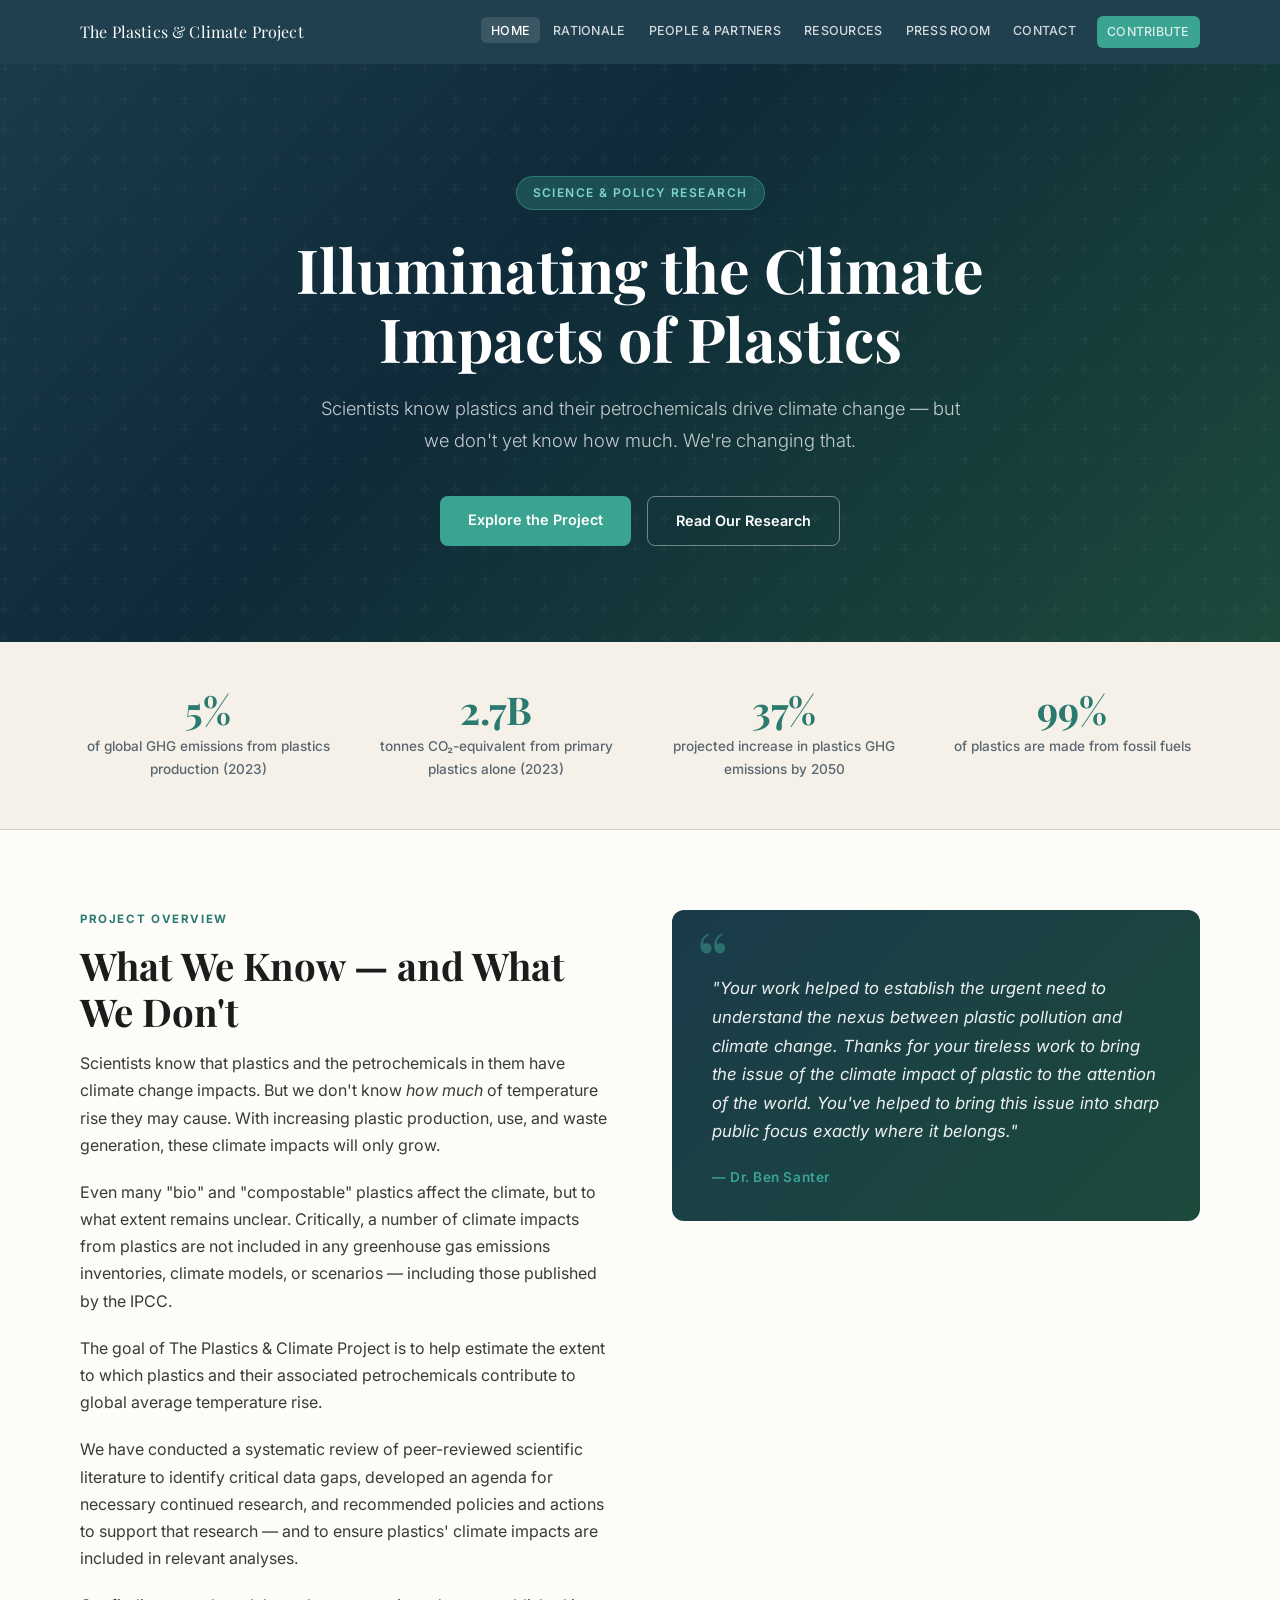
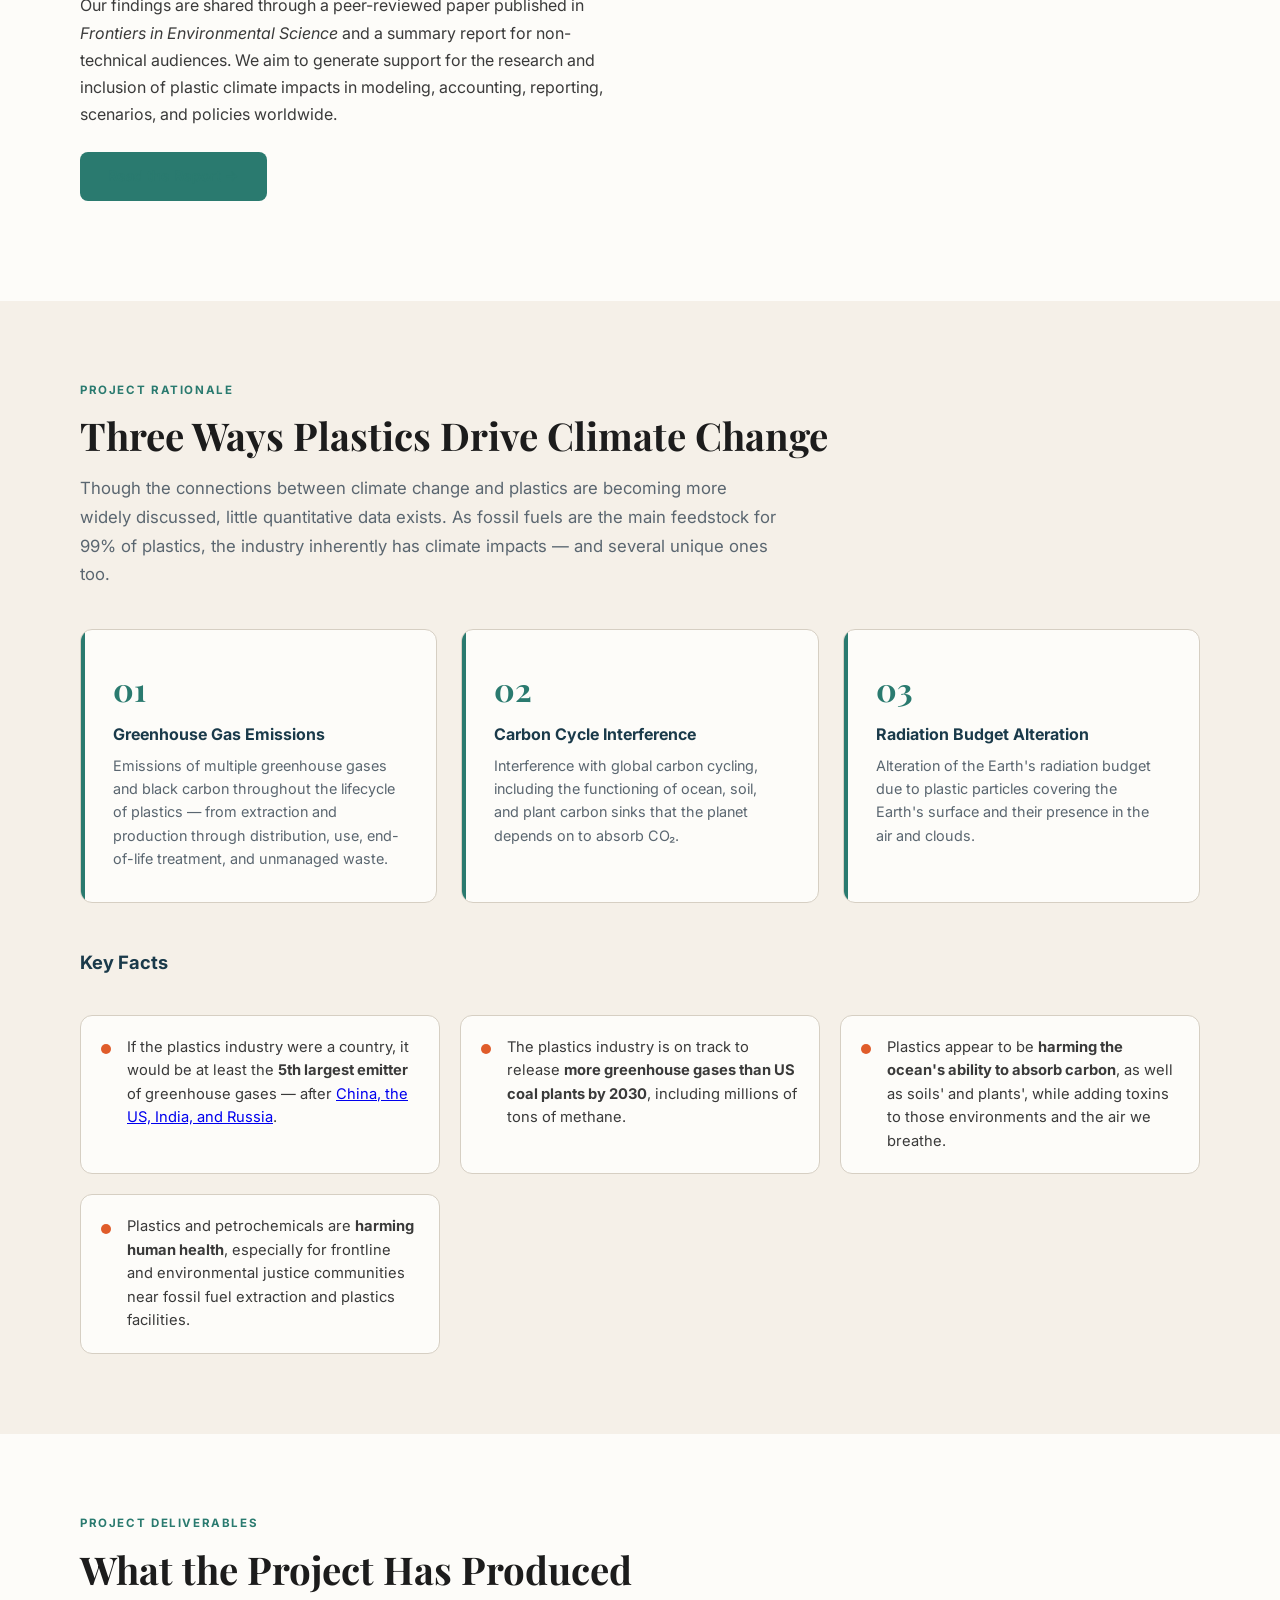
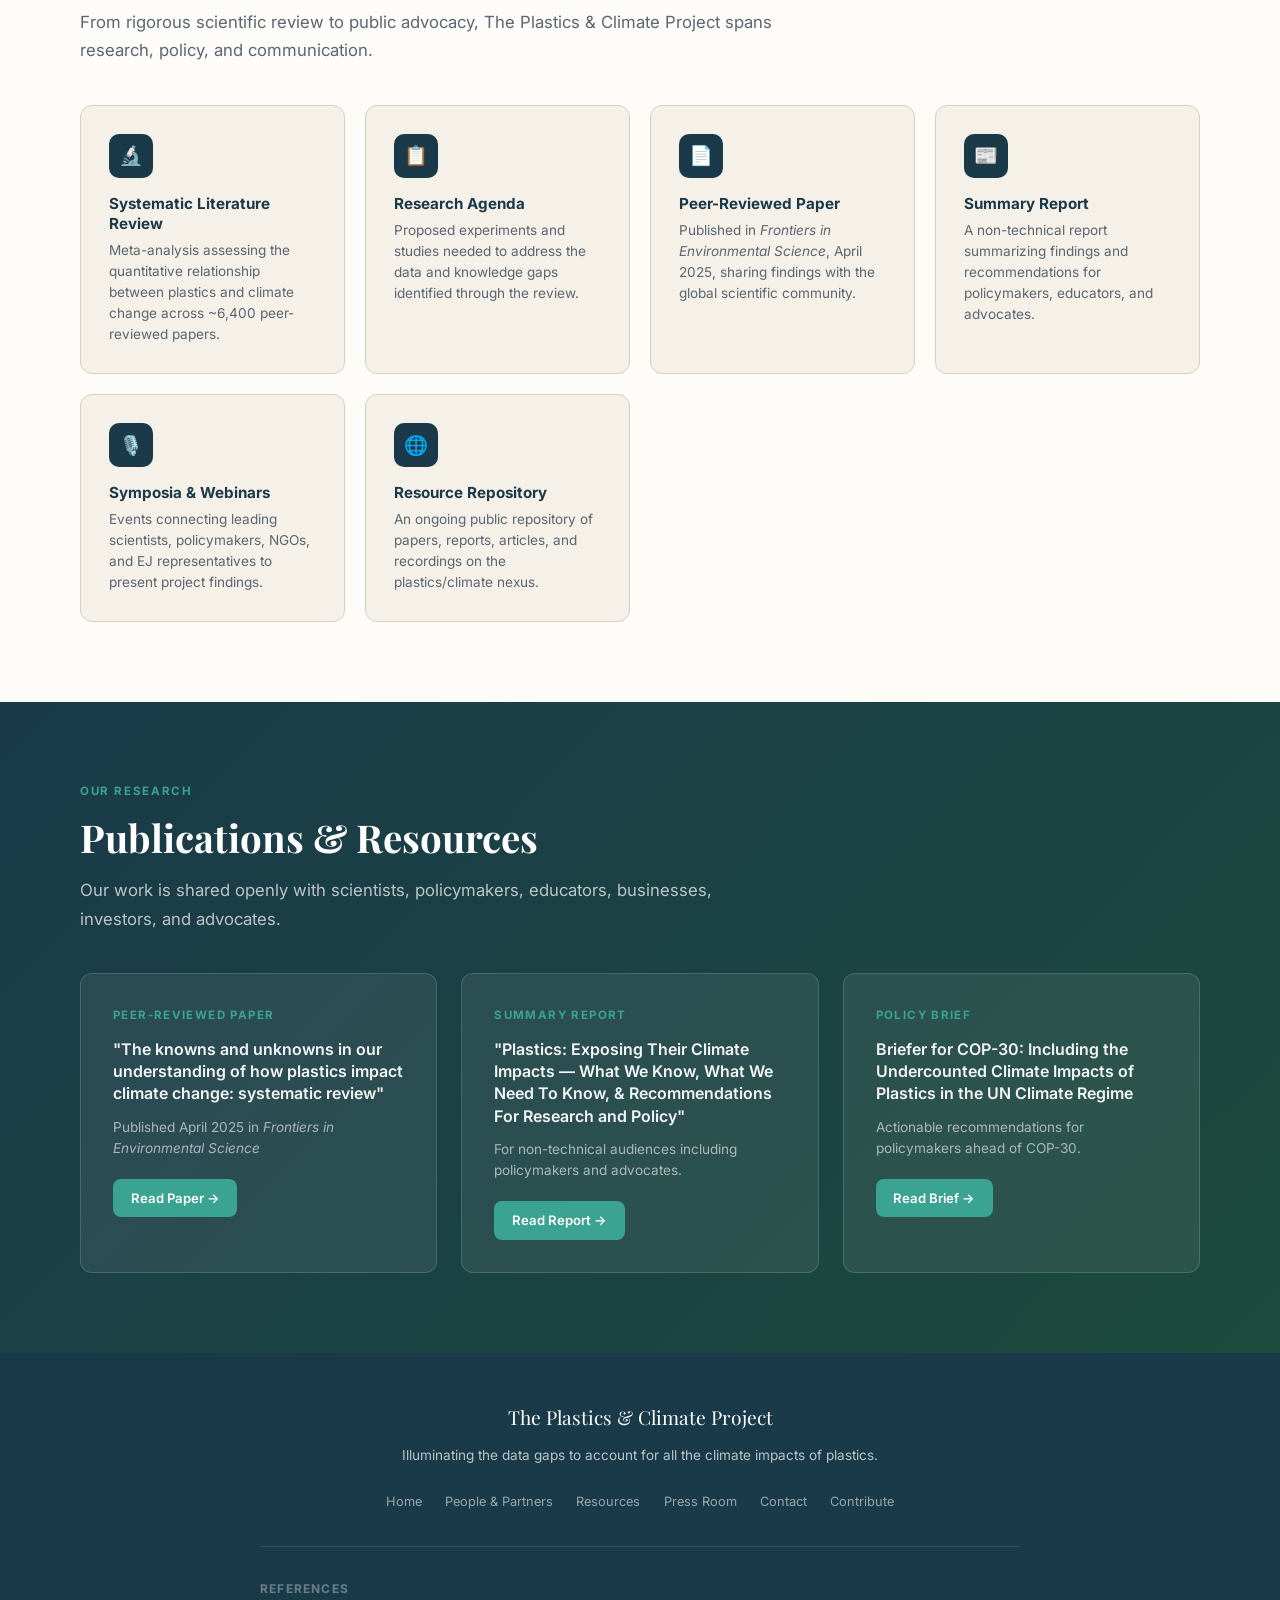
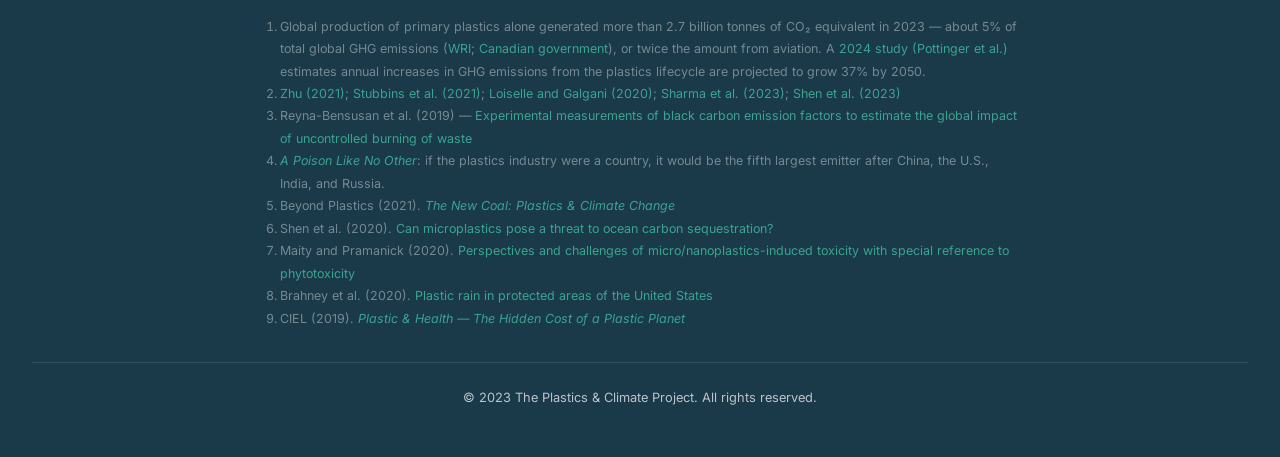
<file: index.html>
<!DOCTYPE html>
<html lang="en">
<head>
  <meta charset="UTF-8" />
  <meta name="viewport" content="width=device-width, initial-scale=1.0" />
  <title>The Plastics & Climate Project</title>
  <link rel="preconnect" href="https://fonts.googleapis.com" />
  <link rel="preconnect" href="https://fonts.gstatic.com" crossorigin />
  <link href="https://fonts.googleapis.com/css2?family=Inter:wght@300;400;500;600;700&family=Playfair+Display:ital,wght@0,700;1,400&display=swap" rel="stylesheet" />
  <link rel="stylesheet" href="style.css" />
</head>
<body>

<nav>
  <div class="nav-inner">
    <a href="index.html" class="nav-logo">The Plastics &amp; Climate Project</a>
    <ul class="nav-links">
      <li><a href="index.html" class="active">Home</a></li>
      <li><a href="index.html#rationale">Rationale</a></li>
      <li><a href="people.html">People &amp; Partners</a></li>
      <li><a href="resources.html">Resources</a></li>
      <li><a href="pressroom.html">Press Room</a></li>
      <li><a href="contact.html">Contact</a></li>
      <li><a href="contact.html#contribute" class="btn btn-primary btn-sm" style="margin-left:0.5rem">Contribute</a></li>
    </ul>
  </div>
</nav>

<header class="hero">
  <div class="hero-eyebrow">Science &amp; Policy Research</div>
  <h1>Illuminating the Climate Impacts of Plastics</h1>
  <p class="hero-sub">
    Scientists know plastics and their petrochemicals drive climate change —
    but we don't yet know how much. We're changing that.
  </p>
  <div class="hero-cta">
    <a href="#overview" class="btn btn-primary">Explore the Project</a>
    <a href="resources.html" class="btn btn-outline">Read Our Research</a>
  </div>
</header>

<div class="stats">
  <div class="stats-inner">
    <div class="stat">
      <div class="stat-num">5%</div>
      <div class="stat-label">of global GHG emissions from plastics production (2023)</div>
    </div>
    <div class="stat">
      <div class="stat-num">2.7B</div>
      <div class="stat-label">tonnes CO₂-equivalent from primary plastics alone (2023)</div>
    </div>
    <div class="stat">
      <div class="stat-num">37%</div>
      <div class="stat-label">projected increase in plastics GHG emissions by 2050</div>
    </div>
    <div class="stat">
      <div class="stat-num">99%</div>
      <div class="stat-label">of plastics are made from fossil fuels</div>
    </div>
  </div>
</div>

<section id="overview">
  <div class="section-inner">
    <div class="two-col">
      <div class="body-copy">
        <span class="section-tag">Project Overview</span>
        <h2>What We Know — and What We Don't</h2>
        <p>
          Scientists know that plastics and the petrochemicals in them have climate change impacts.
          But we don't know <em>how much</em> of temperature rise they may cause.
          With increasing plastic production, use, and waste generation, these climate impacts will only grow.
        </p>
        <p>
          Even many "bio" and "compostable" plastics affect the climate, but to what extent remains unclear.
          Critically, a number of climate impacts from plastics are not included in any greenhouse gas
          emissions inventories, climate models, or scenarios — including those published by the IPCC.
        </p>
        <p>
          The goal of The Plastics &amp; Climate Project is to help estimate the extent to which plastics
          and their associated petrochemicals contribute to global average temperature rise.
        </p>
        <p>
          We have conducted a systematic review of peer-reviewed scientific literature to identify critical
          data gaps, developed an agenda for necessary continued research, and recommended policies and actions
          to support that research — and to ensure plastics' climate impacts are included in relevant analyses.
        </p>
        <p>
          Our findings are shared through a peer-reviewed paper published in
          <em>Frontiers in Environmental Science</em> and a summary report for non-technical audiences.
          We aim to generate support for the research and inclusion of plastic climate impacts in modeling,
          accounting, reporting, scenarios, and policies worldwide.
        </p>
        <p style="margin-top:1.5rem">
          <a href="resources.html" class="btn btn-teal">Read the Report &rarr;</a>
        </p>
      </div>
      <div>
        <div class="pullquote">
          <p>
            "Your work helped to establish the urgent need to understand the nexus between plastic pollution
            and climate change. Thanks for your tireless work to bring the issue of the climate impact of
            plastic to the attention of the world. You've helped to bring this issue into sharp public focus
            exactly where it belongs."
          </p>
          <div class="pullquote-attr">— Dr. Ben Santer</div>
        </div>
      </div>
    </div>
  </div>
</section>

<section id="rationale" style="background:var(--sand)">
  <div class="section-inner">
    <span class="section-tag">Project Rationale</span>
    <h2>Three Ways Plastics Drive Climate Change</h2>
    <p class="lead">
      Though the connections between climate change and plastics are becoming more widely discussed,
      little quantitative data exists. As fossil fuels are the main feedstock for 99% of plastics,
      the industry inherently has climate impacts — and several unique ones too.
    </p>

    <div class="impact-cards">
      <div class="impact-card">
        <div class="impact-card-num">01</div>
        <h3>Greenhouse Gas Emissions</h3>
        <p>
          Emissions of multiple greenhouse gases and black carbon throughout the lifecycle of plastics —
          from extraction and production through distribution, use, end-of-life treatment, and unmanaged waste.
        </p>
      </div>
      <div class="impact-card">
        <div class="impact-card-num">02</div>
        <h3>Carbon Cycle Interference</h3>
        <p>
          Interference with global carbon cycling, including the functioning of ocean, soil, and plant
          carbon sinks that the planet depends on to absorb CO₂.
        </p>
      </div>
      <div class="impact-card">
        <div class="impact-card-num">03</div>
        <h3>Radiation Budget Alteration</h3>
        <p>
          Alteration of the Earth's radiation budget due to plastic particles covering the Earth's surface
          and their presence in the air and clouds.
        </p>
      </div>
    </div>

    <h3 style="margin-top:3rem;margin-bottom:1.25rem;font-size:1.15rem;font-weight:700;color:var(--ocean)">Key Facts</h3>
    <div class="facts-grid">
      <div class="fact-item">
        <div class="fact-dot"></div>
        <p>If the plastics industry were a country, it would be at least the <strong>5th largest emitter</strong> of greenhouse gases — after <a href="https://www.wri.org/data/world-greenhouse-gas-emissions-2019" target="_blank">China, the US, India, and Russia</a>.</p>
      </div>
      <div class="fact-item">
        <div class="fact-dot"></div>
        <p>The plastics industry is on track to release <strong>more greenhouse gases than US coal plants by 2030</strong>, including millions of tons of methane.</p>
      </div>
      <div class="fact-item">
        <div class="fact-dot"></div>
        <p>Plastics appear to be <strong>harming the ocean's ability to absorb carbon</strong>, as well as soils' and plants', while adding toxins to those environments and the air we breathe.</p>
      </div>
      <div class="fact-item">
        <div class="fact-dot"></div>
        <p>Plastics and petrochemicals are <strong>harming human health</strong>, especially for frontline and environmental justice communities near fossil fuel extraction and plastics facilities.</p>
      </div>
    </div>
  </div>
</section>

<section id="deliverables">
  <div class="section-inner">
    <span class="section-tag">Project Deliverables</span>
    <h2>What the Project Has Produced</h2>
    <p class="lead">
      From rigorous scientific review to public advocacy, The Plastics &amp; Climate Project
      spans research, policy, and communication.
    </p>
    <div class="deliverables-list">
      <div class="deliverable">
        <div class="deliverable-icon">🔬</div>
        <h3>Systematic Literature Review</h3>
        <p>Meta-analysis assessing the quantitative relationship between plastics and climate change across ~6,400 peer-reviewed papers.</p>
      </div>
      <div class="deliverable">
        <div class="deliverable-icon">📋</div>
        <h3>Research Agenda</h3>
        <p>Proposed experiments and studies needed to address the data and knowledge gaps identified through the review.</p>
      </div>
      <div class="deliverable">
        <div class="deliverable-icon">📄</div>
        <h3>Peer-Reviewed Paper</h3>
        <p>Published in <em>Frontiers in Environmental Science</em>, April 2025, sharing findings with the global scientific community.</p>
      </div>
      <div class="deliverable">
        <div class="deliverable-icon">📰</div>
        <h3>Summary Report</h3>
        <p>A non-technical report summarizing findings and recommendations for policymakers, educators, and advocates.</p>
      </div>
      <div class="deliverable">
        <div class="deliverable-icon">🎙️</div>
        <h3>Symposia &amp; Webinars</h3>
        <p>Events connecting leading scientists, policymakers, NGOs, and EJ representatives to present project findings.</p>
      </div>
      <div class="deliverable">
        <div class="deliverable-icon">🌐</div>
        <h3>Resource Repository</h3>
        <p>An ongoing public repository of papers, reports, articles, and recordings on the plastics/climate nexus.</p>
      </div>
    </div>
  </div>
</section>

<section class="dark-section">
  <div class="section-inner">
    <span class="section-tag">Our Research</span>
    <h2>Publications &amp; Resources</h2>
    <p class="lead">
      Our work is shared openly with scientists, policymakers, educators, businesses, investors, and advocates.
    </p>
    <div class="pub-cards">
      <div class="pub-card">
        <div class="pub-type">Peer-Reviewed Paper</div>
        <h3>"The knowns and unknowns in our understanding of how plastics impact climate change: systematic review"</h3>
        <p>Published April 2025 in <em>Frontiers in Environmental Science</em></p>
        <a href="https://www.frontiersin.org/journals/environmental-science/articles/10.3389/fenvs.2025.1563488/full" target="_blank" class="btn btn-primary btn-sm">Read Paper &rarr;</a>
      </div>
      <div class="pub-card">
        <div class="pub-type">Summary Report</div>
        <h3>"Plastics: Exposing Their Climate Impacts — What We Know, What We Need To Know, &amp; Recommendations For Research and Policy"</h3>
        <p>For non-technical audiences including policymakers and advocates.</p>
        <a href="resources.html" class="btn btn-primary btn-sm">Read Report &rarr;</a>
      </div>
      <div class="pub-card">
        <div class="pub-type">Policy Brief</div>
        <h3>Briefer for COP-30: Including the Undercounted Climate Impacts of Plastics in the UN Climate Regime</h3>
        <p>Actionable recommendations for policymakers ahead of COP-30.</p>
        <a href="resources.html#policy" class="btn btn-primary btn-sm">Read Brief &rarr;</a>
      </div>
    </div>
  </div>
</section>

<footer>
  <div class="footer-logo">The Plastics &amp; Climate Project</div>
  <p>Illuminating the data gaps to account for all the climate impacts of plastics.</p>
  <ul class="footer-nav">
    <li><a href="index.html">Home</a></li>
    <li><a href="people.html">People &amp; Partners</a></li>
    <li><a href="resources.html">Resources</a></li>
    <li><a href="pressroom.html">Press Room</a></li>
    <li><a href="contact.html">Contact</a></li>
    <li><a href="contact.html#contribute">Contribute</a></li>
  </ul>

  <div class="footer-refs">
    <h4>References</h4>
    <ol>
      <li>Global production of primary plastics alone generated more than 2.7 billion tonnes of CO₂ equivalent in 2023 — about 5% of total global GHG emissions (<a href="https://www.wri.org/data/world-greenhouse-gas-emissions-2019" target="_blank">WRI</a>; <a href="https://www.canada.ca/en/environment-climate-change/services/environmental-indicators/global-greenhouse-gas-emissions.html" target="_blank">Canadian government</a>), or twice the amount from aviation. A <a href="https://www.science.org/doi/full/10.1126/science.adr3837" target="_blank">2024 study (Pottinger et al.)</a> estimates annual increases in GHG emissions from the plastics lifecycle are projected to grow 37% by 2050.</li>
      <li><a href="https://www.frontiersin.org/articles/10.3389/fmars.2020.609243/full" target="_blank">Zhu (2021)</a>; <a href="https://www.science.org/doi/10.1126/science.abb0354" target="_blank">Stubbins et al. (2021)</a>; <a href="https://www.sciencedirect.com/science/article/abs/pii/S0269749120362862?via%3Dihub" target="_blank">Loiselle and Galgani (2020)</a>; <a href="https://doi.org/10.1016/j.scitotenv.2023.162627" target="_blank">Sharma et al. (2023)</a>; <a href="https://doi.org/10.1016/j.jenvman.2023.117529" target="_blank">Shen et al. (2023)</a></li>
      <li>Reyna-Bensusan et al. (2019) — <a href="https://www.sciencedirect.com/science/article/abs/pii/S1352231019304388" target="_blank">Experimental measurements of black carbon emission factors to estimate the global impact of uncontrolled burning of waste</a></li>
      <li><a href="https://www.google.com/books/edition/A_Poison_Like_No_Other/S_qZEAAAQBAJ?hl=en&gbpv=1&printsec=frontcover" target="_blank"><em>A Poison Like No Other</em></a>: if the plastics industry were a country, it would be the fifth largest emitter after China, the U.S., India, and Russia.</li>
      <li>Beyond Plastics (2021). <a href="https://www.beyondplastics.org/plastics-and-climate" target="_blank"><em>The New Coal: Plastics &amp; Climate Change</em></a></li>
      <li>Shen et al. (2020). <a href="https://www.sciencedirect.com/science/article/abs/pii/S0025326X19308689" target="_blank">Can microplastics pose a threat to ocean carbon sequestration?</a></li>
      <li>Maity and Pramanick (2020). <a href="https://onlinelibrary.wiley.com/doi/full/10.1111/gcb.15074" target="_blank">Perspectives and challenges of micro/nanoplastics-induced toxicity with special reference to phytotoxicity</a></li>
      <li>Brahney et al. (2020). <a href="https://www.science.org/doi/10.1126/science.aaz5819" target="_blank">Plastic rain in protected areas of the United States</a></li>
      <li>CIEL (2019). <a href="https://www.ciel.org/wp-content/uploads/2019/02/Plastic-and-Health-The-Hidden-Costs-of-a-Plastic-Planet-February-2019.pdf" target="_blank"><em>Plastic &amp; Health — The Hidden Cost of a Plastic Planet</em></a></li>
    </ol>
  </div>

  <div class="copyright">&copy; 2023 The Plastics &amp; Climate Project. All rights reserved.</div>
</footer>

</body>
</html>
</file>
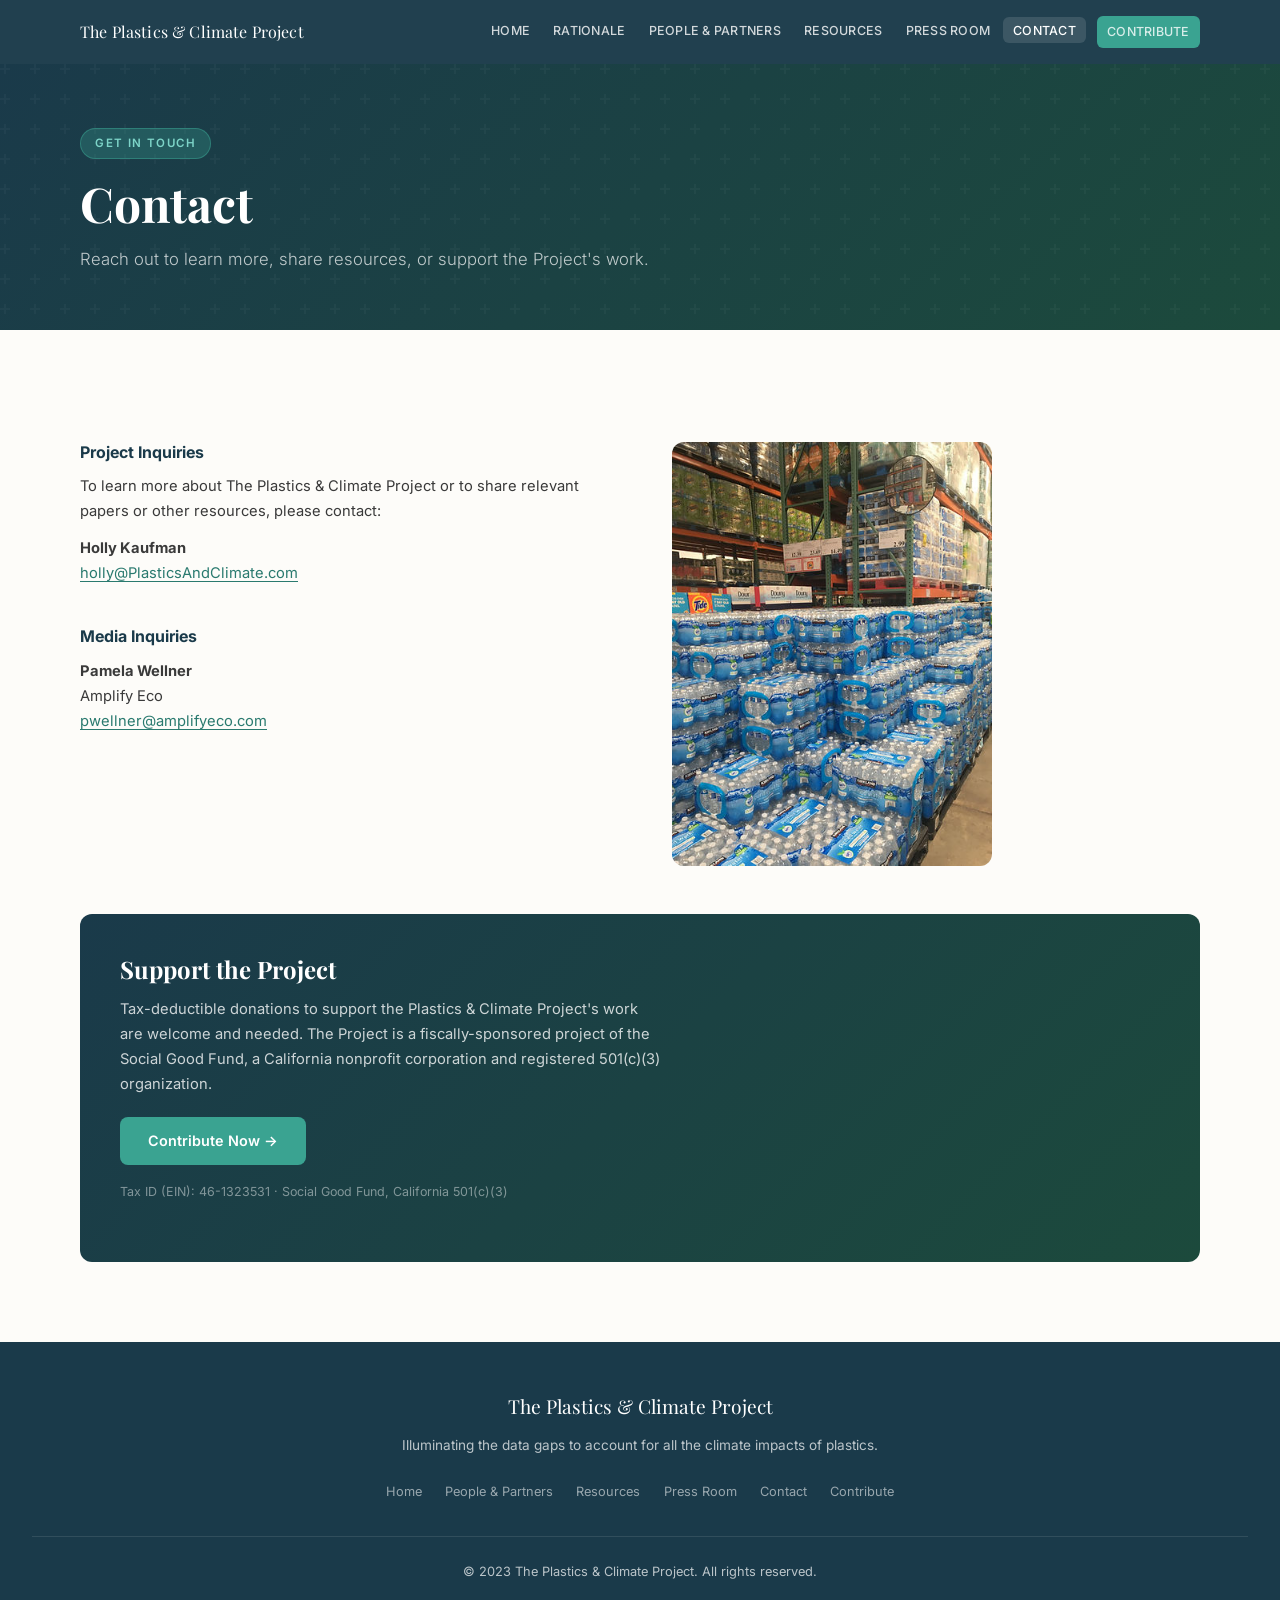
<file: contact.html>
<!DOCTYPE html>
<html lang="en">
<head>
  <meta charset="UTF-8" />
  <meta name="viewport" content="width=device-width, initial-scale=1.0" />
  <title>Contact — The Plastics & Climate Project</title>
  <link rel="preconnect" href="https://fonts.googleapis.com" />
  <link rel="preconnect" href="https://fonts.gstatic.com" crossorigin />
  <link href="https://fonts.googleapis.com/css2?family=Inter:wght@300;400;500;600;700&family=Playfair+Display:ital,wght@0,700;1,400&display=swap" rel="stylesheet" />
  <link rel="stylesheet" href="style.css" />
</head>
<body>

<nav>
  <div class="nav-inner">
    <a href="index.html" class="nav-logo">The Plastics &amp; Climate Project</a>
    <ul class="nav-links">
      <li><a href="index.html">Home</a></li>
      <li><a href="index.html#rationale">Rationale</a></li>
      <li><a href="people.html">People &amp; Partners</a></li>
      <li><a href="resources.html">Resources</a></li>
      <li><a href="pressroom.html">Press Room</a></li>
      <li><a href="contact.html" class="active">Contact</a></li>
      <li><a href="#contribute" class="btn btn-primary btn-sm" style="margin-left:0.5rem">Contribute</a></li>
    </ul>
  </div>
</nav>

<header class="page-header">
  <div class="page-header-inner">
    <div class="page-header-eyebrow">Get In Touch</div>
    <h1>Contact</h1>
    <p>Reach out to learn more, share resources, or support the Project's work.</p>
  </div>
</header>

<section>
  <div class="section-inner">
    <div class="contact-grid">

      <div>
        <div class="contact-block" style="margin-bottom:2.5rem">
          <h3>Project Inquiries</h3>
          <p>To learn more about The Plastics &amp; Climate Project or to share relevant papers or other resources, please contact:</p>
          <p style="margin-top:0.75rem">
            <strong>Holly Kaufman</strong><br />
            <a href="mailto:holly@PlasticsAndClimate.com">holly@PlasticsAndClimate.com</a>
          </p>
        </div>

        <div class="contact-block">
          <h3>Media Inquiries</h3>
          <p>
            <strong>Pamela Wellner</strong><br />
            Amplify Eco<br />
            <a href="mailto:pwellner@amplifyeco.com">pwellner@amplifyeco.com</a>
          </p>
        </div>
      </div>

      <div>
        <img
          src="images/f8175a_c49c880b55f847cea1c860c85aab61f8.jpg"
          alt="Holly Kaufman"
          style="width:100%;max-width:320px;border-radius:var(--r);display:block" />
      </div>

    </div>

    <div class="donate-box" id="contribute">
      <h3>Support the Project</h3>
      <p>
        Tax-deductible donations to support the Plastics &amp; Climate Project's work are welcome and needed.
        The Project is a fiscally-sponsored project of the Social Good Fund, a California nonprofit
        corporation and registered 501(c)(3) organization.
      </p>
      <a href="https://give.socialgoodfund.org/DonationPage" target="_blank" class="btn btn-primary">Contribute Now &rarr;</a>
      <p class="ein">Tax ID (EIN): 46-1323531 &middot; Social Good Fund, California 501(c)(3)</p>
    </div>
  </div>
</section>

<footer>
  <div class="footer-logo">The Plastics &amp; Climate Project</div>
  <p>Illuminating the data gaps to account for all the climate impacts of plastics.</p>
  <ul class="footer-nav">
    <li><a href="index.html">Home</a></li>
    <li><a href="people.html">People &amp; Partners</a></li>
    <li><a href="resources.html">Resources</a></li>
    <li><a href="pressroom.html">Press Room</a></li>
    <li><a href="contact.html">Contact</a></li>
    <li><a href="#contribute">Contribute</a></li>
  </ul>
  <div class="copyright">&copy; 2023 The Plastics &amp; Climate Project. All rights reserved.</div>
</footer>

</body>
</html>
</file>
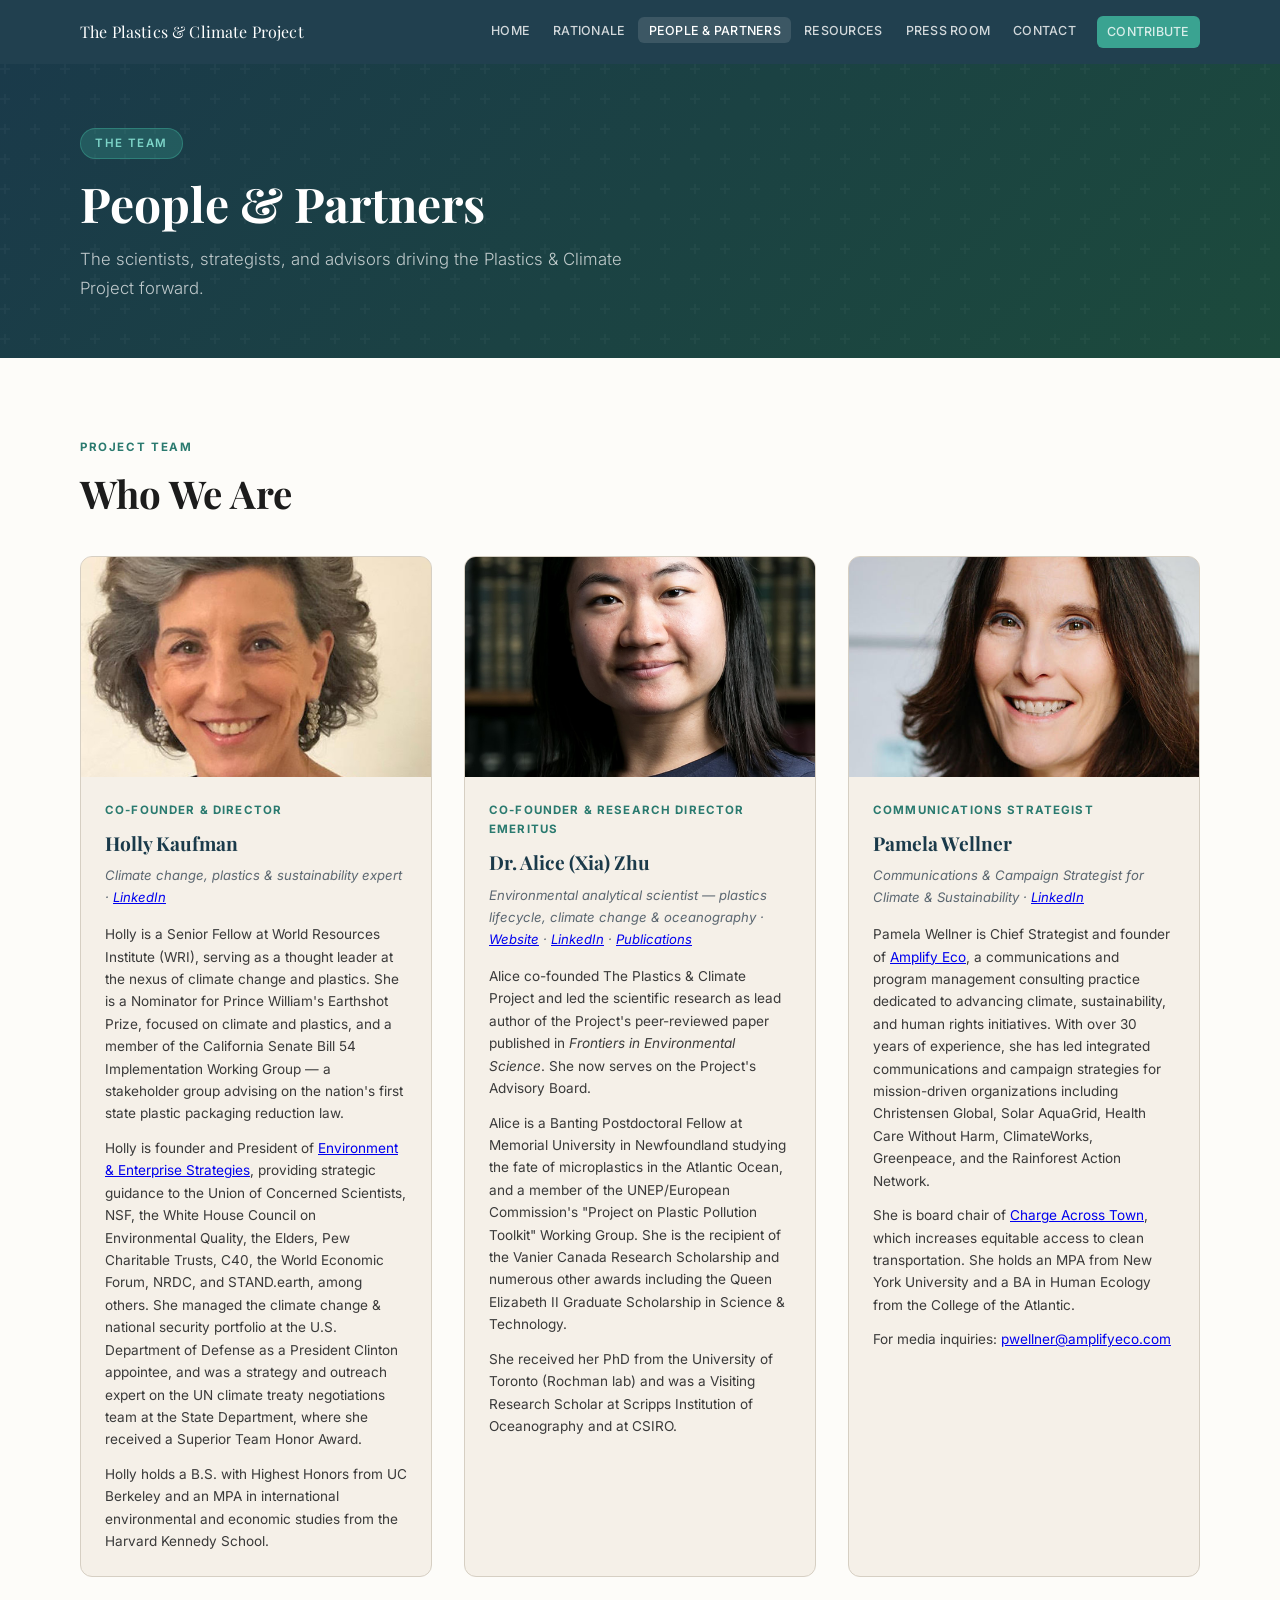
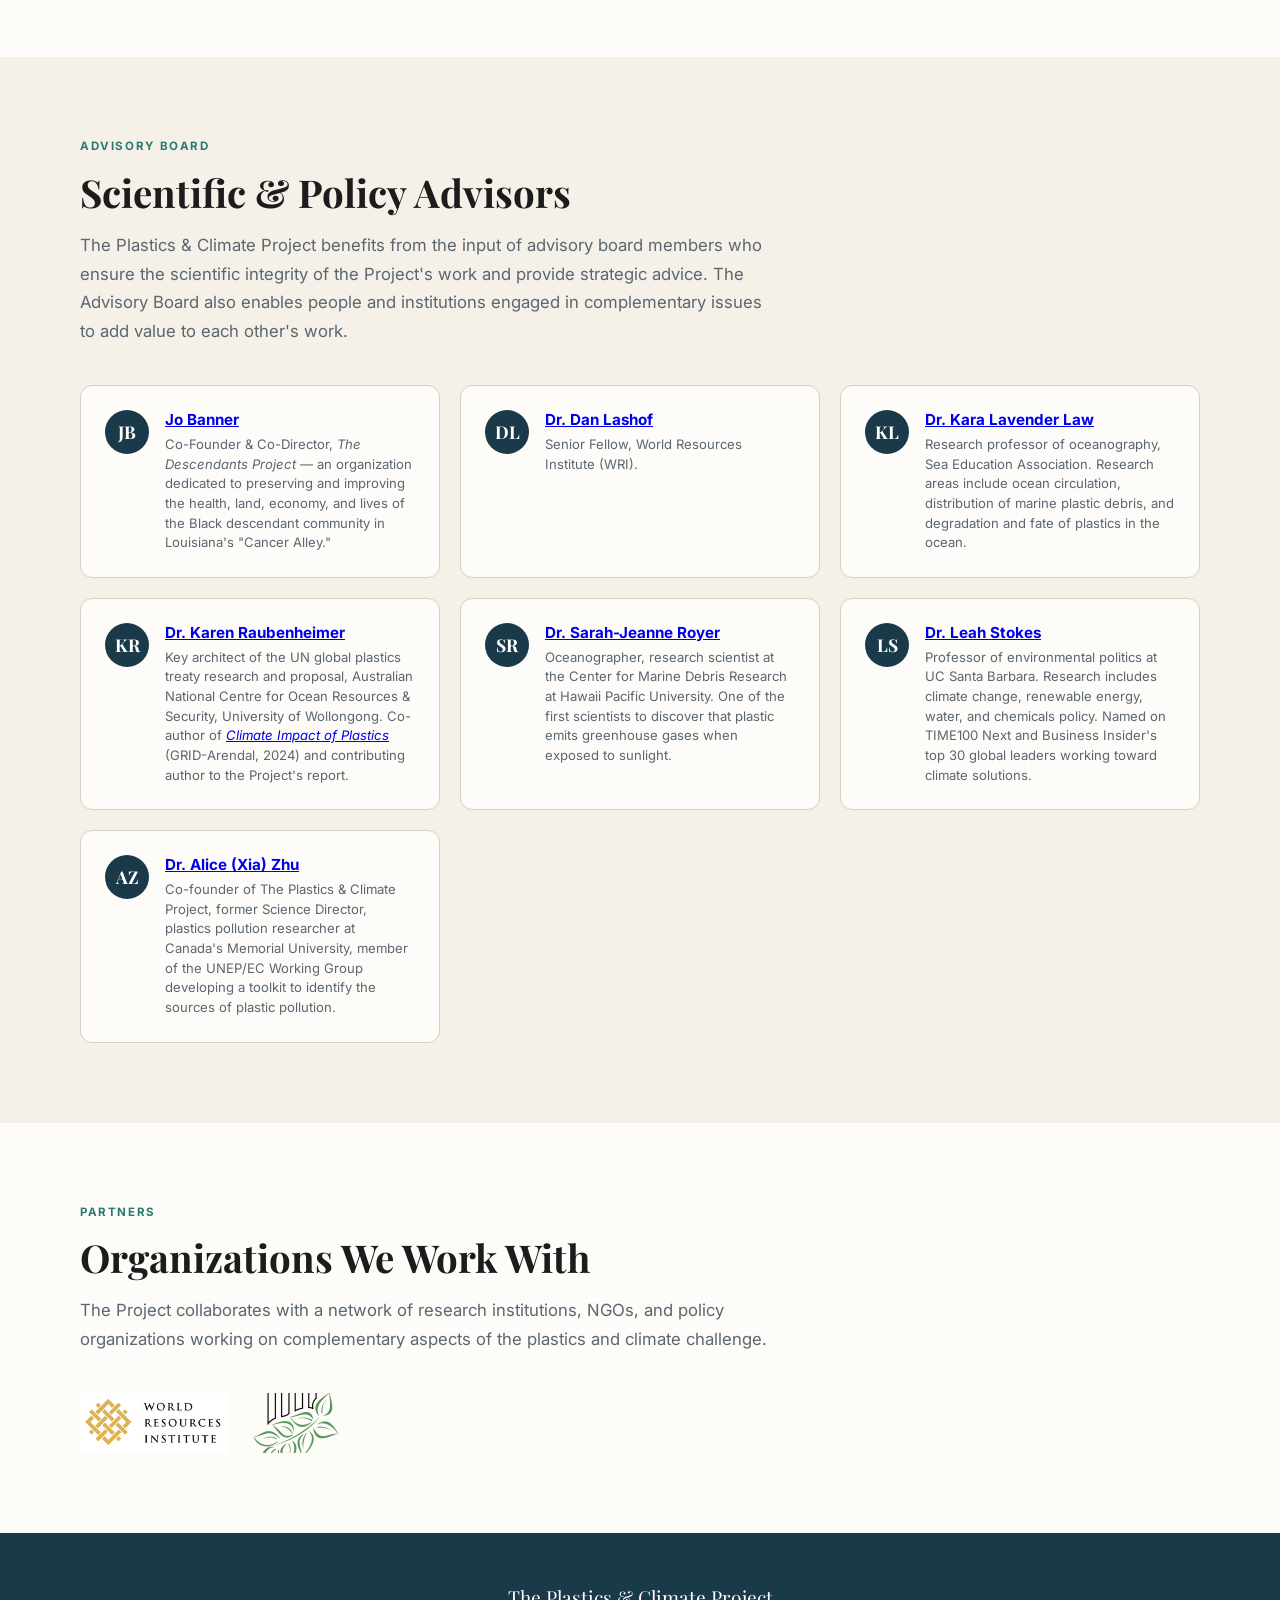
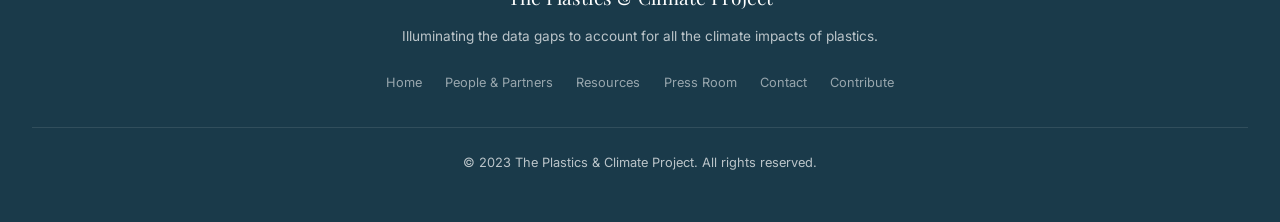
<file: people.html>
<!DOCTYPE html>
<html lang="en">
<head>
  <meta charset="UTF-8" />
  <meta name="viewport" content="width=device-width, initial-scale=1.0" />
  <title>People & Partners — The Plastics & Climate Project</title>
  <link rel="preconnect" href="https://fonts.googleapis.com" />
  <link rel="preconnect" href="https://fonts.gstatic.com" crossorigin />
  <link href="https://fonts.googleapis.com/css2?family=Inter:wght@300;400;500;600;700&family=Playfair+Display:ital,wght@0,700;1,400&display=swap" rel="stylesheet" />
  <link rel="stylesheet" href="style.css" />
</head>
<body>

<nav>
  <div class="nav-inner">
    <a href="index.html" class="nav-logo">The Plastics &amp; Climate Project</a>
    <ul class="nav-links">
      <li><a href="index.html">Home</a></li>
      <li><a href="index.html#rationale">Rationale</a></li>
      <li><a href="people.html" class="active">People &amp; Partners</a></li>
      <li><a href="resources.html">Resources</a></li>
      <li><a href="pressroom.html">Press Room</a></li>
      <li><a href="contact.html">Contact</a></li>
      <li><a href="contact.html#contribute" class="btn btn-primary btn-sm" style="margin-left:0.5rem">Contribute</a></li>
    </ul>
  </div>
</nav>

<header class="page-header">
  <div class="page-header-inner">
    <div class="page-header-eyebrow">The Team</div>
    <h1>People &amp; Partners</h1>
    <p>The scientists, strategists, and advisors driving the Plastics &amp; Climate Project forward.</p>
  </div>
</header>

<!-- PROJECT TEAM -->
<section>
  <div class="section-inner">
    <span class="section-tag">Project Team</span>
    <h2>Who We Are</h2>

    <div class="people-grid">

      <div class="person-card">
        <img class="person-photo"
          src="images/f8175a_b101e28520094dbf9f9dd4e2ee7c913c.jpg"
          alt="Holly Kaufman" />
        <div class="person-body">
          <div class="person-role">Co-founder &amp; Director</div>
          <div class="person-name">Holly Kaufman</div>
          <div class="person-title">Climate change, plastics &amp; sustainability expert &middot; <a href="https://www.linkedin.com/in/holly-kaufman-9554922/" target="_blank">LinkedIn</a></div>
          <p class="person-bio">
            Holly is a Senior Fellow at World Resources Institute (WRI), serving as a thought leader
            at the nexus of climate change and plastics. She is a Nominator for Prince William's Earthshot Prize,
            focused on climate and plastics, and a member of the California Senate Bill 54 Implementation
            Working Group — a stakeholder group advising on the nation's first state plastic packaging reduction law.
          </p>
          <p class="person-bio" style="margin-top:0.75rem">
            Holly is founder and President of <a href="http://www.environmentstrategies.com/id3.html" target="_blank">Environment &amp; Enterprise Strategies</a>, providing strategic
            guidance to the Union of Concerned Scientists, NSF, the White House Council on Environmental Quality,
            the Elders, Pew Charitable Trusts, C40, the World Economic Forum, NRDC, and STAND.earth,
            among others. She managed the climate change &amp; national security portfolio at the U.S. Department
            of Defense as a President Clinton appointee, and was a strategy and outreach expert on the UN climate
            treaty negotiations team at the State Department, where she received a Superior Team Honor Award.
          </p>
          <p class="person-bio" style="margin-top:0.75rem">
            Holly holds a B.S. with Highest Honors from UC Berkeley and an MPA in international environmental
            and economic studies from the Harvard Kennedy School.
          </p>
        </div>
      </div>

      <div class="person-card">
        <img class="person-photo"
          src="images/f8175a_0325c78d8efe424a9ea7921f57efb49f.png"
          alt="Dr. Alice (Xia) Zhu" />
        <div class="person-body">
          <div class="person-role">Co-founder &amp; Research Director Emeritus</div>
          <div class="person-name">Dr. Alice (Xia) Zhu</div>
          <div class="person-title">Environmental analytical scientist — plastics lifecycle, climate change &amp; oceanography &middot; <a href="http://www.alicexiazhu.com/" target="_blank">Website</a> &middot; <a href="https://www.linkedin.com/in/alice-xia-zhu-0450a056/" target="_blank">LinkedIn</a> &middot; <a href="https://www.alicexiazhu.com/portfolio" target="_blank">Publications</a></div>
          <p class="person-bio">
            Alice co-founded The Plastics &amp; Climate Project and led the scientific research as lead author
            of the Project's peer-reviewed paper published in <em>Frontiers in Environmental Science</em>.
            She now serves on the Project's Advisory Board.
          </p>
          <p class="person-bio" style="margin-top:0.75rem">
            Alice is a Banting Postdoctoral Fellow at Memorial University in Newfoundland studying the fate
            of microplastics in the Atlantic Ocean, and a member of the UNEP/European Commission's
            "Project on Plastic Pollution Toolkit" Working Group. She is the recipient of the
            Vanier Canada Research Scholarship and numerous other awards including the Queen Elizabeth II
            Graduate Scholarship in Science &amp; Technology.
          </p>
          <p class="person-bio" style="margin-top:0.75rem">
            She received her PhD from the University of Toronto (Rochman lab) and was a Visiting Research
            Scholar at Scripps Institution of Oceanography and at CSIRO.
          </p>
        </div>
      </div>

      <div class="person-card">
        <img class="person-photo"
          src="images/91e7bb_2175492a1d6f46ac948372678ef171d1.jpg"
          alt="Pamela Wellner" />
        <div class="person-body">
          <div class="person-role">Communications Strategist</div>
          <div class="person-name">Pamela Wellner</div>
          <div class="person-title">Communications &amp; Campaign Strategist for Climate &amp; Sustainability &middot; <a href="https://www.linkedin.com/in/pamelawellner/" target="_blank">LinkedIn</a></div>
          <p class="person-bio">
            Pamela Wellner is Chief Strategist and founder of <a href="https://amplifyeco.com/" target="_blank">Amplify Eco</a>, a communications and program
            management consulting practice dedicated to advancing climate, sustainability, and human rights
            initiatives. With over 30 years of experience, she has led integrated communications and campaign
            strategies for mission-driven organizations including Christensen Global, Solar AquaGrid,
            Health Care Without Harm, ClimateWorks, Greenpeace, and the Rainforest Action Network.
          </p>
          <p class="person-bio" style="margin-top:0.75rem">
            She is board chair of <a href="https://chargeacrosstown.org/" target="_blank">Charge Across Town</a>, which increases equitable access to clean transportation.
            She holds an MPA from New York University and a BA in Human Ecology from the College of the Atlantic.
          </p>
          <p class="person-bio" style="margin-top:0.75rem">
            For media inquiries: <a href="mailto:pwellner@amplifyeco.com">pwellner@amplifyeco.com</a>
          </p>
        </div>
      </div>

    </div>
  </div>
</section>

<!-- ADVISORY BOARD -->
<section style="background:var(--sand)">
  <div class="section-inner">
    <span class="section-tag">Advisory Board</span>
    <h2>Scientific &amp; Policy Advisors</h2>
    <p class="lead">
      The Plastics &amp; Climate Project benefits from the input of advisory board members who ensure
      the scientific integrity of the Project's work and provide strategic advice. The Advisory Board
      also enables people and institutions engaged in complementary issues to add value to each other's work.
    </p>

    <div class="board-grid">

      <div class="board-member">
        <div class="board-initial">JB</div>
        <div>
          <h3><a href="https://www.thedescendantsproject.org/ourteam" target="_blank">Jo Banner</a></h3>
          <p>Co-Founder &amp; Co-Director, <em>The Descendants Project</em> — an organization dedicated to preserving and improving the health, land, economy, and lives of the Black descendant community in Louisiana's "Cancer Alley."</p>
        </div>
      </div>

      <div class="board-member">
        <div class="board-initial">DL</div>
        <div>
          <h3><a href="https://www.wri.org/profile/dan-lashof" target="_blank">Dr. Dan Lashof</a></h3>
          <p>Senior Fellow, World Resources Institute (WRI).</p>
        </div>
      </div>

      <div class="board-member">
        <div class="board-initial">KL</div>
        <div>
          <h3><a href="https://sea.edu/staff/dr-kara-lavender-law/" target="_blank">Dr. Kara Lavender Law</a></h3>
          <p>Research professor of oceanography, Sea Education Association. Research areas include ocean circulation, distribution of marine plastic debris, and degradation and fate of plastics in the ocean.</p>
        </div>
      </div>

      <div class="board-member">
        <div class="board-initial">KR</div>
        <div>
          <h3><a href="https://scholars.uow.edu.au/karen-raubenheimer" target="_blank">Dr. Karen Raubenheimer</a></h3>
          <p>Key architect of the UN global plastics treaty research and proposal, Australian National Centre for Ocean Resources &amp; Security, University of Wollongong. Co-author of <a href="https://www.grida.no/publications/1023" target="_blank"><em>Climate Impact of Plastics</em></a> (GRID-Arendal, 2024) and contributing author to the Project's report.</p>
        </div>
      </div>

      <div class="board-member">
        <div class="board-initial">SR</div>
        <div>
          <h3><a href="https://environment-review.yale.edu/more-eyesore-plastic-pollutions-contribution-global-greenhouse-gas-emission" target="_blank">Dr. Sarah-Jeanne Royer</a></h3>
          <p>Oceanographer, research scientist at the Center for Marine Debris Research at Hawaii Pacific University. One of the first scientists to discover that plastic emits greenhouse gases when exposed to sunlight.</p>
        </div>
      </div>

      <div class="board-member">
        <div class="board-initial">LS</div>
        <div>
          <h3><a href="https://www.leahstokes.com/" target="_blank">Dr. Leah Stokes</a></h3>
          <p>Professor of environmental politics at UC Santa Barbara. Research includes climate change, renewable energy, water, and chemicals policy. Named on TIME100 Next and Business Insider's top 30 global leaders working toward climate solutions.</p>
        </div>
      </div>

      <div class="board-member">
        <div class="board-initial">AZ</div>
        <div>
          <h3><a href="https://www.linkedin.com/in/alice-xia-zhu-0450a056/" target="_blank">Dr. Alice (Xia) Zhu</a></h3>
          <p>Co-founder of The Plastics &amp; Climate Project, former Science Director, plastics pollution researcher at Canada's Memorial University, member of the UNEP/EC Working Group developing a toolkit to identify the sources of plastic pollution.</p>
        </div>
      </div>

    </div>
  </div>
</section>

<!-- PARTNERS -->
<section>
  <div class="section-inner">
    <span class="section-tag">Partners</span>
    <h2>Organizations We Work With</h2>
    <p class="lead">
      The Project collaborates with a network of research institutions, NGOs, and policy organizations
      working on complementary aspects of the plastics and climate challenge.
    </p>
    <div style="display:flex;flex-wrap:wrap;gap:1rem;align-items:center;margin-top:1rem">
      <img src="images/9ca65d_cd3d22e5b9a5460ebc8b5e440807cd47.png" alt="Amplify Eco" style="height:60px;object-fit:contain;filter:grayscale(0.3)" />
      <img src="images/261d9f_70c06ddbf8114128b67abcec9a6c213f.png" alt="Environmental Law Institute" style="height:60px;object-fit:contain;filter:grayscale(0.3)" />
    </div>
  </div>
</section>

<footer>
  <div class="footer-logo">The Plastics &amp; Climate Project</div>
  <p>Illuminating the data gaps to account for all the climate impacts of plastics.</p>
  <ul class="footer-nav">
    <li><a href="index.html">Home</a></li>
    <li><a href="people.html">People &amp; Partners</a></li>
    <li><a href="resources.html">Resources</a></li>
    <li><a href="pressroom.html">Press Room</a></li>
    <li><a href="contact.html">Contact</a></li>
    <li><a href="contact.html#contribute">Contribute</a></li>
  </ul>
  <div class="copyright">&copy; 2023 The Plastics &amp; Climate Project. All rights reserved.</div>
</footer>

</body>
</html>
</file>
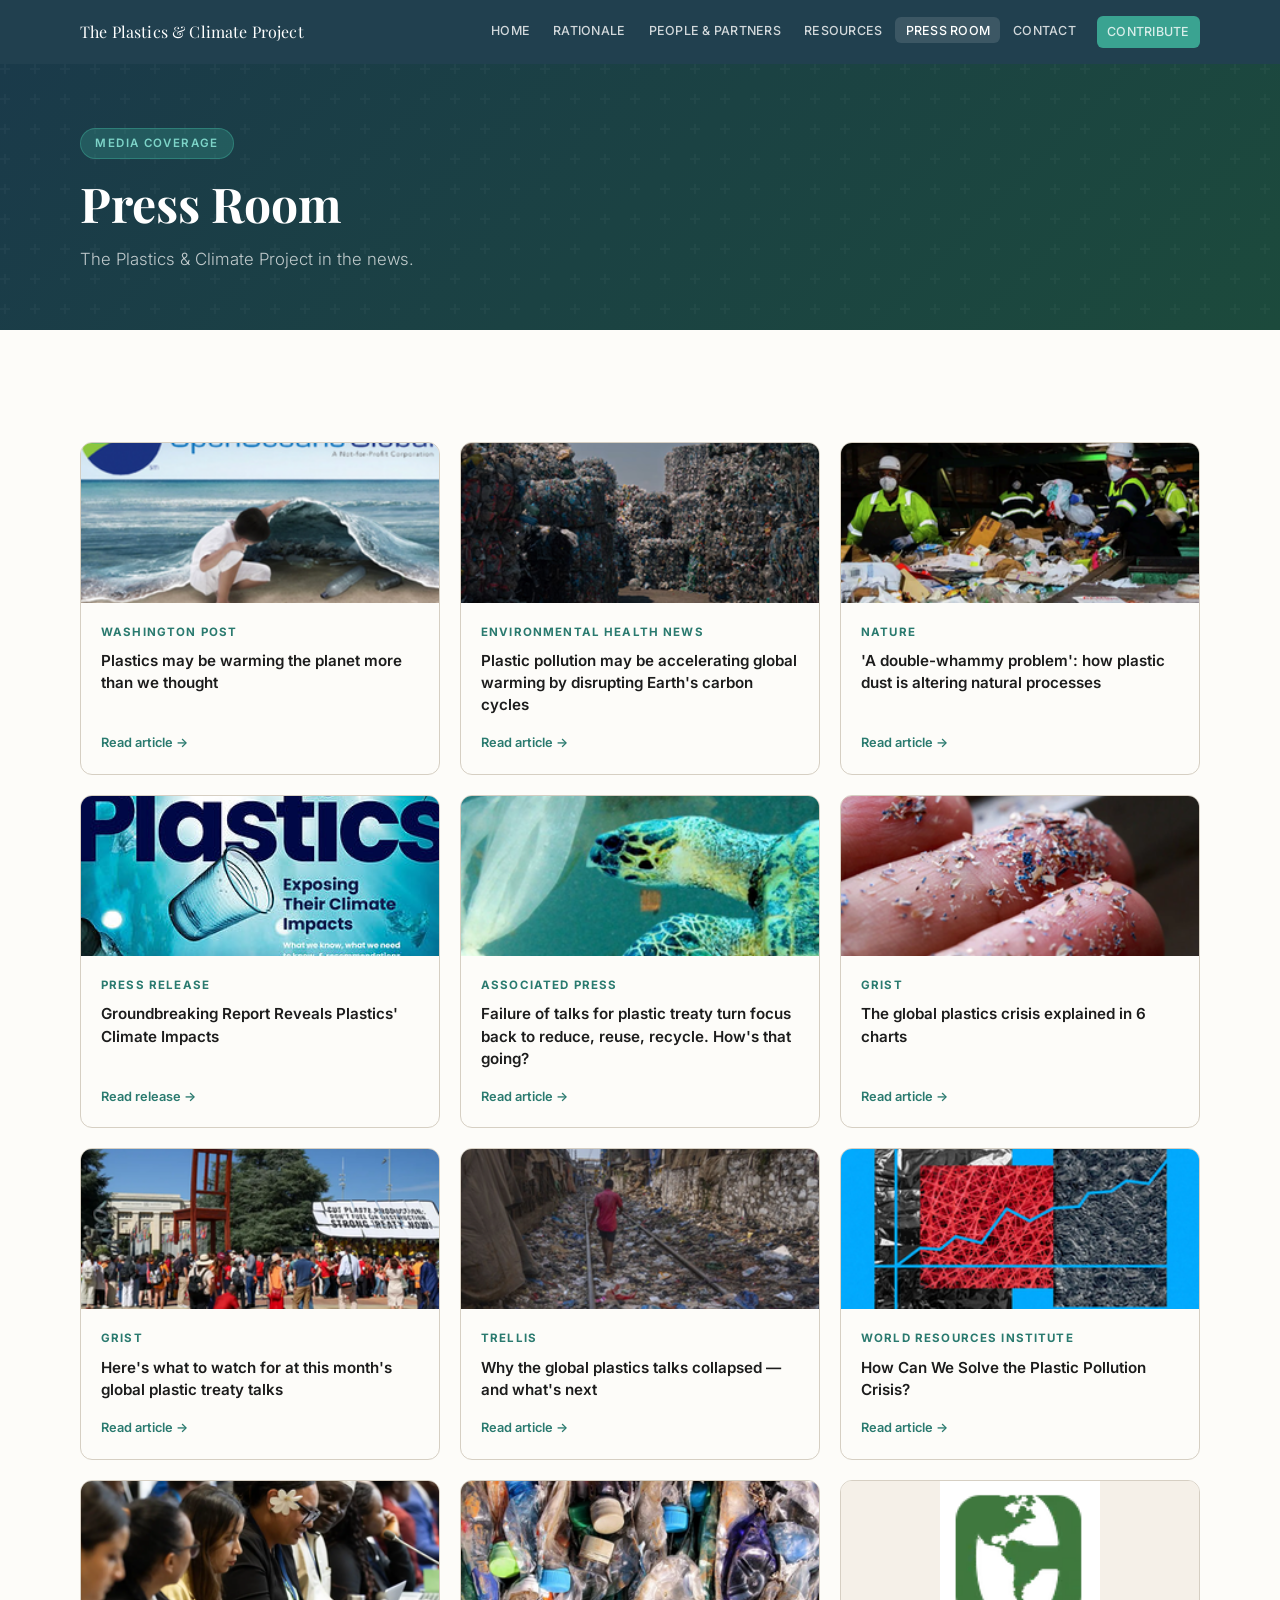
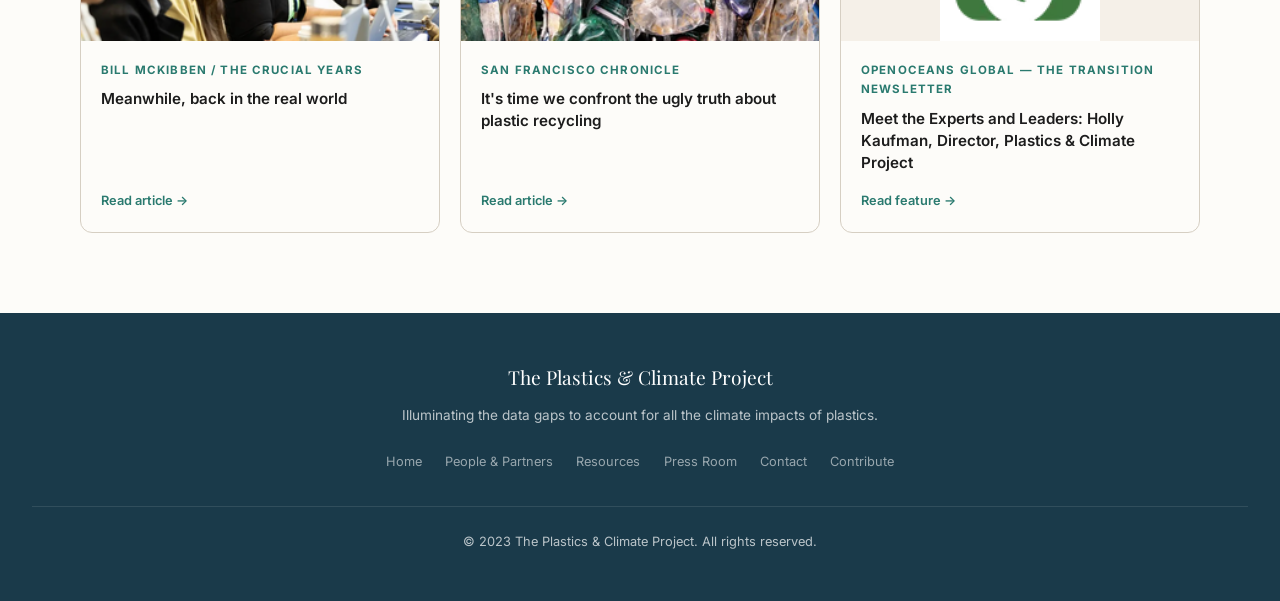
<file: pressroom.html>
<!DOCTYPE html>
<html lang="en">
<head>
  <meta charset="UTF-8" />
  <meta name="viewport" content="width=device-width, initial-scale=1.0" />
  <title>Press Room — The Plastics & Climate Project</title>
  <link rel="preconnect" href="https://fonts.googleapis.com" />
  <link rel="preconnect" href="https://fonts.gstatic.com" crossorigin />
  <link href="https://fonts.googleapis.com/css2?family=Inter:wght@300;400;500;600;700&family=Playfair+Display:ital,wght@0,700;1,400&display=swap" rel="stylesheet" />
  <link rel="stylesheet" href="style.css" />
</head>
<body>

<nav>
  <div class="nav-inner">
    <a href="index.html" class="nav-logo">The Plastics &amp; Climate Project</a>
    <ul class="nav-links">
      <li><a href="index.html">Home</a></li>
      <li><a href="index.html#rationale">Rationale</a></li>
      <li><a href="people.html">People &amp; Partners</a></li>
      <li><a href="resources.html">Resources</a></li>
      <li><a href="pressroom.html" class="active">Press Room</a></li>
      <li><a href="contact.html">Contact</a></li>
      <li><a href="contact.html#contribute" class="btn btn-primary btn-sm" style="margin-left:0.5rem">Contribute</a></li>
    </ul>
  </div>
</nav>

<header class="page-header">
  <div class="page-header-inner">
    <div class="page-header-eyebrow">Media Coverage</div>
    <h1>Press Room</h1>
    <p>The Plastics &amp; Climate Project in the news.</p>
  </div>
</header>

<section>
  <div class="section-inner">
    <div class="press-grid">

      <div class="press-card">
        <img class="press-thumb"
          src="images/91e7bb_d8b15ce55258446993c78cef14047ea6.png"
          alt="Washington Post" />
        <div class="press-body">
          <div class="press-outlet">Washington Post</div>
          <h3>Plastics may be warming the planet more than we thought</h3>
          <a href="https://www.washingtonpost.com/climate-environment/2025/05/14/microplastics-climate-change/?pwapi_token=eyJ0eXAiOiJKV1QiLCJhbGciOiJIUzI1NiJ9.[base64].qGXEfCSOsihFV_54H3SzaD9VuZ8cVnS7MLIJV5j682A" target="_blank" class="read-link">Read article &rarr;</a>
        </div>
      </div>

      <div class="press-card">
        <img class="press-thumb"
          src="images/261d9f_1895adcd928d4419a2dc9e5ab2b4bed3.png"
          alt="Environmental Health News" />
        <div class="press-body">
          <div class="press-outlet">Environmental Health News</div>
          <h3>Plastic pollution may be accelerating global warming by disrupting Earth's carbon cycles</h3>
          <a href="https://www.ehn.org/plastic-pollution-may-be-accelerating-global-warming-by-disrupting-earth-s-carbon-cycles" target="_blank" class="read-link">Read article &rarr;</a>
        </div>
      </div>

      <div class="press-card">
        <img class="press-thumb"
          src="images/91e7bb_4ca87a40ecdb4e6495ba527f8dec991a.png"
          alt="Nature" />
        <div class="press-body">
          <div class="press-outlet">Nature</div>
          <h3>'A double-whammy problem': how plastic dust is altering natural processes</h3>
          <a href="https://www.nature.com/articles/d41586-025-02438-5#ref-CR2" target="_blank" class="read-link">Read article &rarr;</a>
        </div>
      </div>

      <div class="press-card">
        <img class="press-thumb"
          src="images/261d9f_869fd450cecd4473991311e102e19286.jpg"
          alt="Press Release" />
        <div class="press-body">
          <div class="press-outlet">Press Release</div>
          <h3>Groundbreaking Report Reveals Plastics' Climate Impacts</h3>
          <a href="https://www.plasticsandclimate.com/post/groundbreaking-report-reveals-plastics-climate-impacts" target="_blank" class="read-link">Read release &rarr;</a>
        </div>
      </div>

      <div class="press-card">
        <img class="press-thumb"
          src="images/91e7bb_58fc6c4f881a49d19d7035907cbac286.png"
          alt="Associated Press" />
        <div class="press-body">
          <div class="press-outlet">Associated Press</div>
          <h3>Failure of talks for plastic treaty turn focus back to reduce, reuse, recycle. How's that going?</h3>
          <a href="https://apnews.com/article/climate-plastics-explainer-pollution-recycling-5dc4e1a1618a73930ba73db801bc0589" target="_blank" class="read-link">Read article &rarr;</a>
        </div>
      </div>

      <div class="press-card">
        <img class="press-thumb"
          src="images/91e7bb_a36b2519d63846ed8704ef21862a4f7c.png"
          alt="Grist" />
        <div class="press-body">
          <div class="press-outlet">Grist</div>
          <h3>The global plastics crisis explained in 6 charts</h3>
          <a href="https://grist.org/international/the-global-plastics-crisis-explained-in-6-charts/" target="_blank" class="read-link">Read article &rarr;</a>
        </div>
      </div>

      <div class="press-card">
        <img class="press-thumb"
          src="images/91e7bb_1967b47a513d454491c1869a26385fea.png"
          alt="Grist" />
        <div class="press-body">
          <div class="press-outlet">Grist</div>
          <h3>Here's what to watch for at this month's global plastic treaty talks</h3>
          <a href="https://grist.org/international/global-plastics-treaty-talks-explained-negotiations-geneva-inc-5-2/" target="_blank" class="read-link">Read article &rarr;</a>
        </div>
      </div>

      <div class="press-card">
        <img class="press-thumb"
          src="images/91e7bb_5e998525c5f945948cedd6829fda145f.png"
          alt="Trellis" />
        <div class="press-body">
          <div class="press-outlet">Trellis</div>
          <h3>Why the global plastics talks collapsed — and what's next</h3>
          <a href="https://trellis.net/article/global-plastics-treaty-talks-close-no-agreement/" target="_blank" class="read-link">Read article &rarr;</a>
        </div>
      </div>

      <div class="press-card">
        <img class="press-thumb"
          src="images/91e7bb_1942ff0e86f74d17b9b2aa468d9a1a98.png"
          alt="World Resources Institute" />
        <div class="press-body">
          <div class="press-outlet">World Resources Institute</div>
          <h3>How Can We Solve the Plastic Pollution Crisis?</h3>
          <a href="https://www.wri.org/insights/plastic-pollution-global-plastics-treaty-explained" target="_blank" class="read-link">Read article &rarr;</a>
        </div>
      </div>

      <div class="press-card">
        <img class="press-thumb"
          src="images/91e7bb_bd5f83d696ce458a8d527bb34f137b84.png"
          alt="Bill McKibben / The Crucial Years" />
        <div class="press-body">
          <div class="press-outlet">Bill McKibben / The Crucial Years</div>
          <h3>Meanwhile, back in the real world</h3>
          <a href="https://billmckibben.substack.com/p/meanwhile-back-in-the-real-world" target="_blank" class="read-link">Read article &rarr;</a>
        </div>
      </div>

      <div class="press-card">
        <img class="press-thumb"
          src="images/261d9f_a8bd6e90abfd43b4ba88650f09a168a0.png"
          alt="San Francisco Chronicle" />
        <div class="press-body">
          <div class="press-outlet">San Francisco Chronicle</div>
          <h3>It's time we confront the ugly truth about plastic recycling</h3>
          <a href="https://www.plasticsandclimate.com/post/san-francisco-chronicle" target="_blank" class="read-link">Read article &rarr;</a>
        </div>
      </div>

      <div class="press-card">
        <img class="press-thumb"
          src="images/91e7bb_a66c550025df4e0db7563f67aedea938.png"
          alt="OpenOceans Global" style="object-fit:contain;background:#f5f0e8" />
        <div class="press-body">
          <div class="press-outlet">OpenOceans Global — The Transition Newsletter</div>
          <h3>Meet the Experts and Leaders: Holly Kaufman, Director, Plastics &amp; Climate Project</h3>
          <a href="https://app.greenrope.com/publicDownload.pl?0ff76e5854611c49ee03173f8fb669253a11625f23f73b90#Expert" target="_blank" class="read-link">Read feature &rarr;</a>
        </div>
      </div>

    </div>
  </div>
</section>

<footer>
  <div class="footer-logo">The Plastics &amp; Climate Project</div>
  <p>Illuminating the data gaps to account for all the climate impacts of plastics.</p>
  <ul class="footer-nav">
    <li><a href="index.html">Home</a></li>
    <li><a href="people.html">People &amp; Partners</a></li>
    <li><a href="resources.html">Resources</a></li>
    <li><a href="pressroom.html">Press Room</a></li>
    <li><a href="contact.html">Contact</a></li>
    <li><a href="contact.html#contribute">Contribute</a></li>
  </ul>
  <div class="copyright">&copy; 2023 The Plastics &amp; Climate Project. All rights reserved.</div>
</footer>

</body>
</html>
</file>
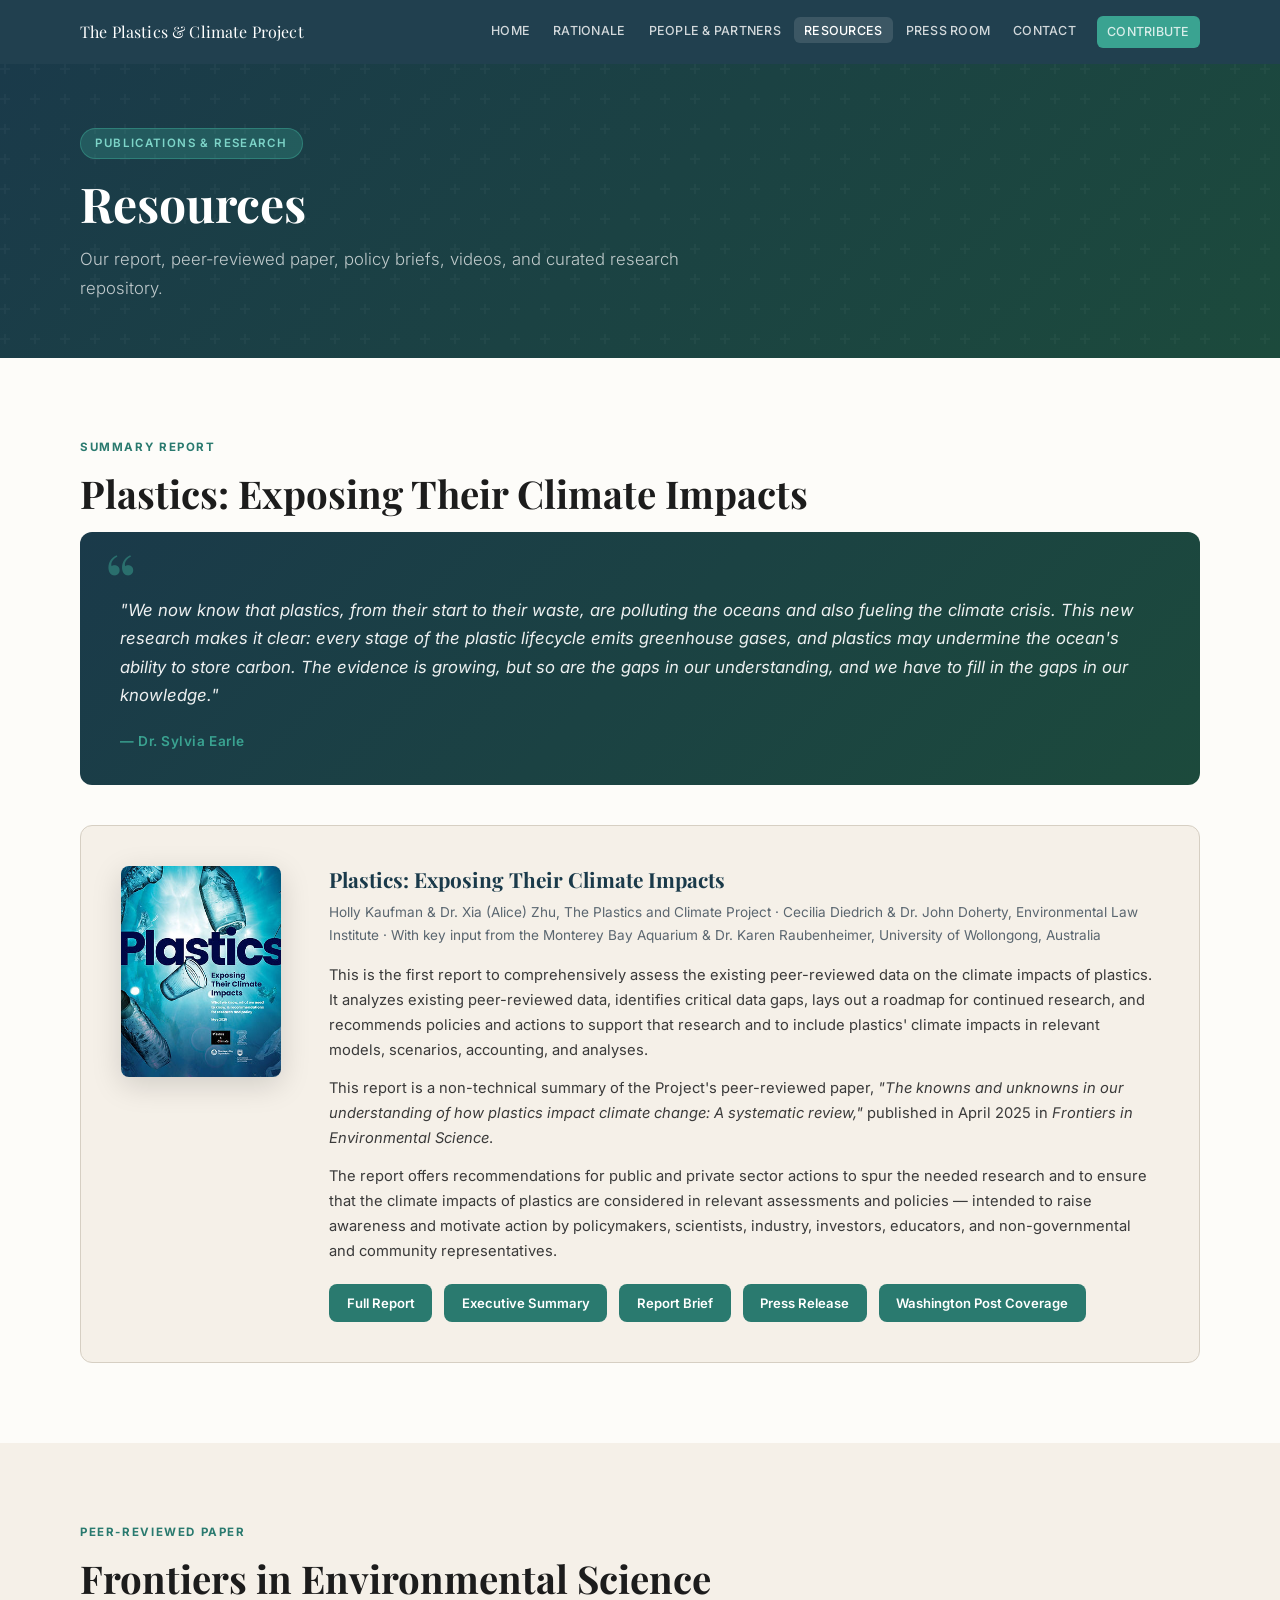
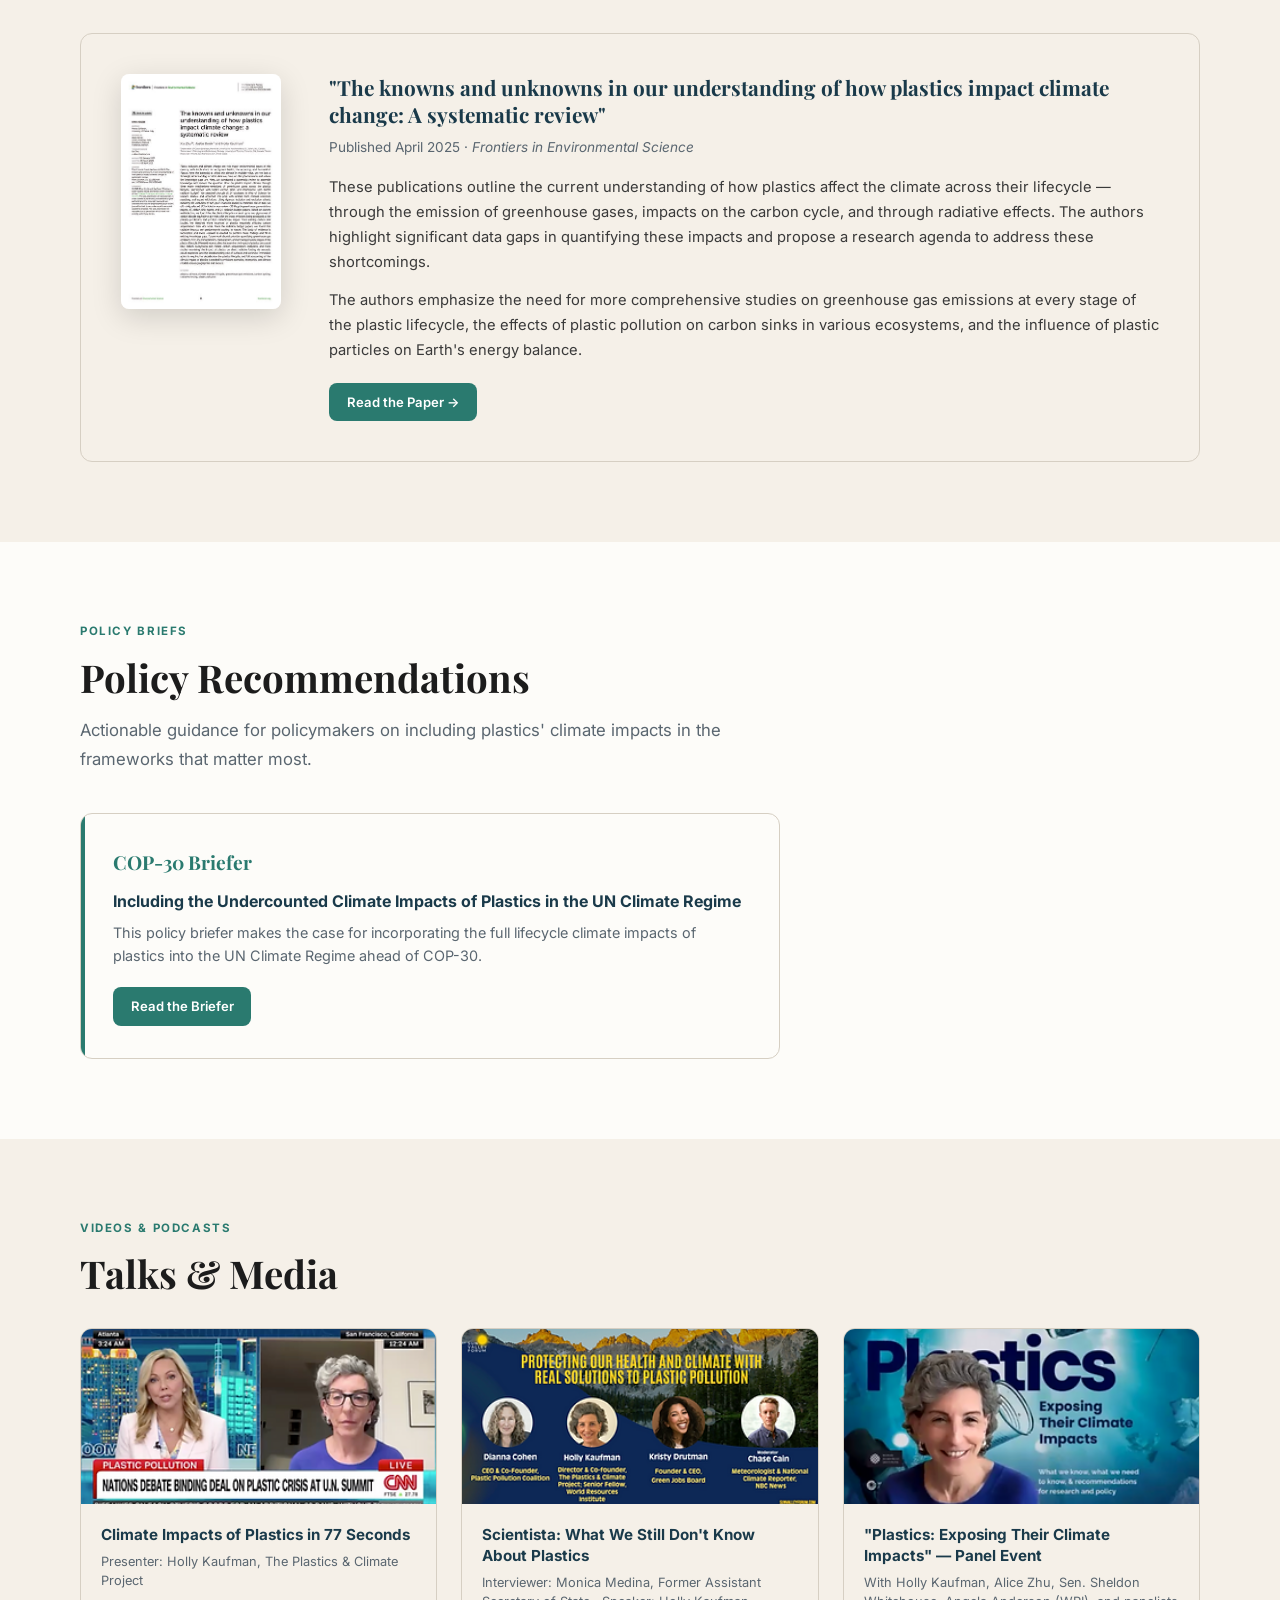
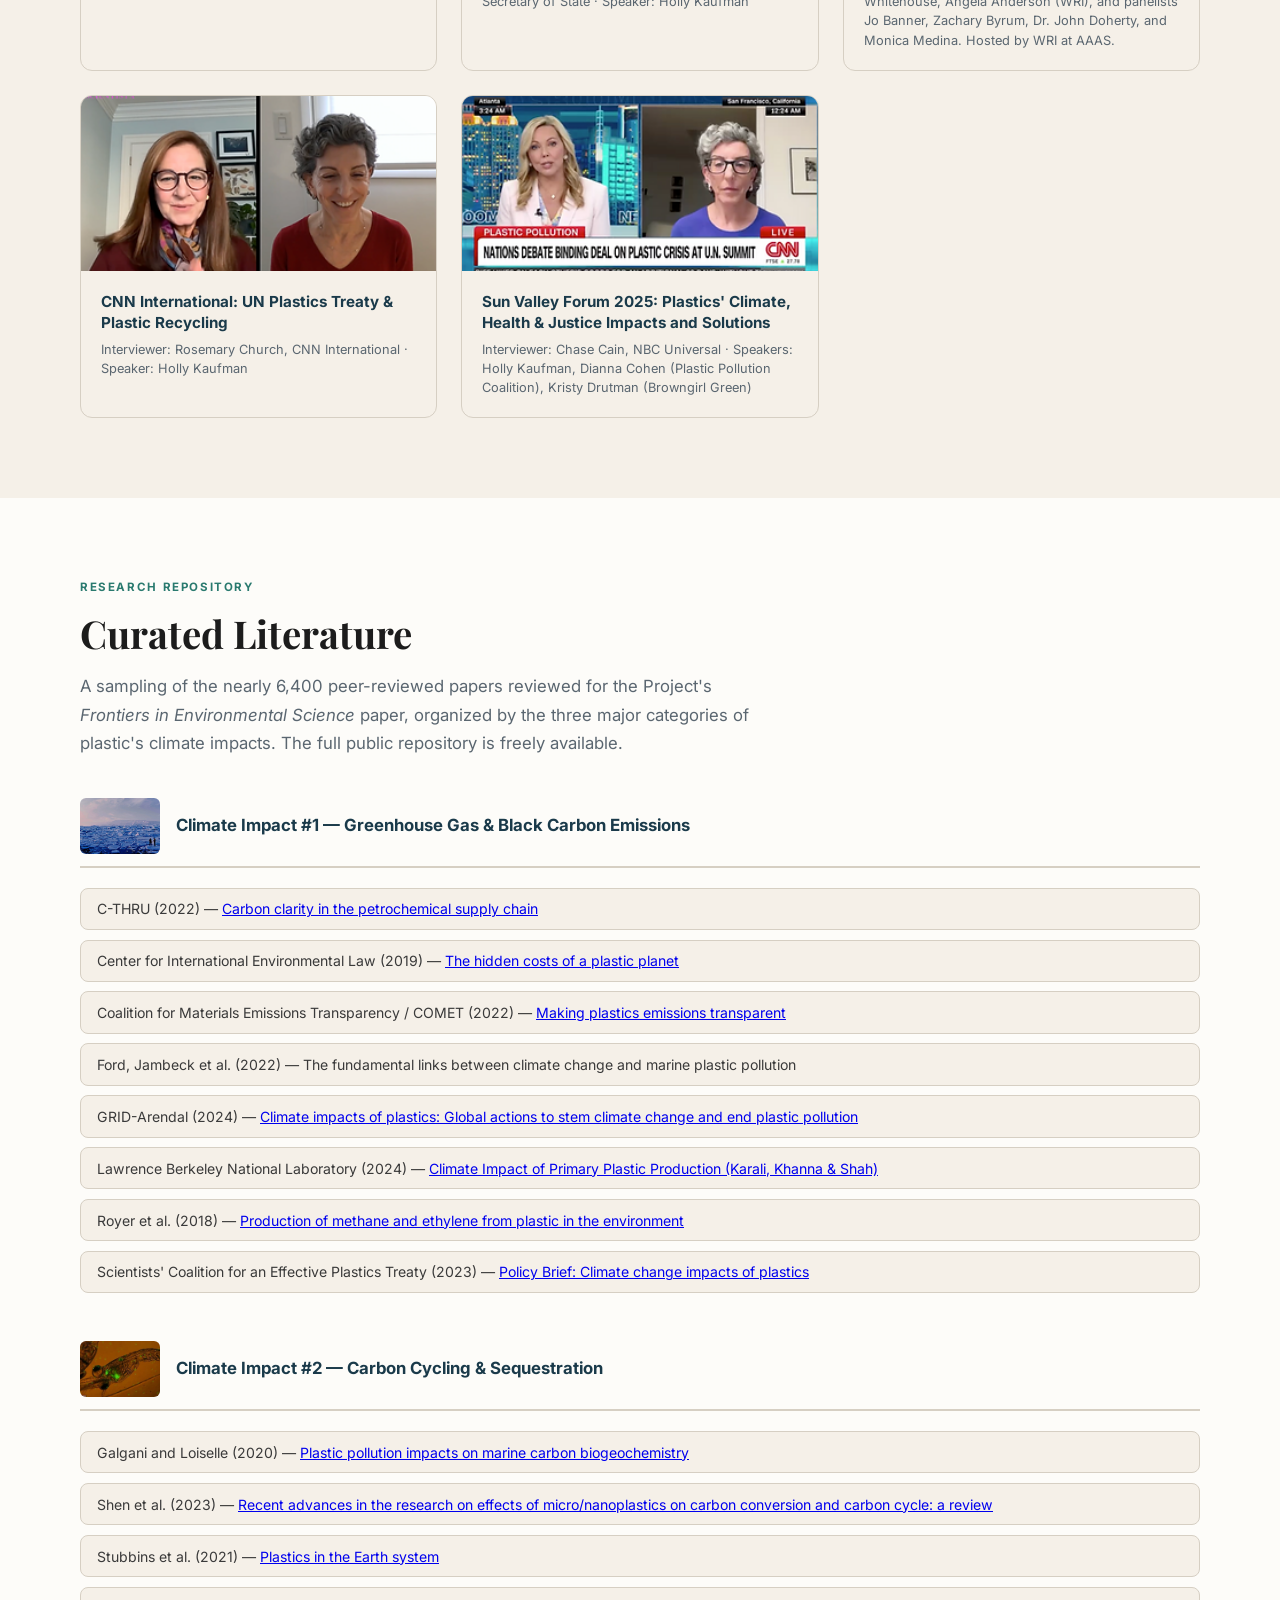
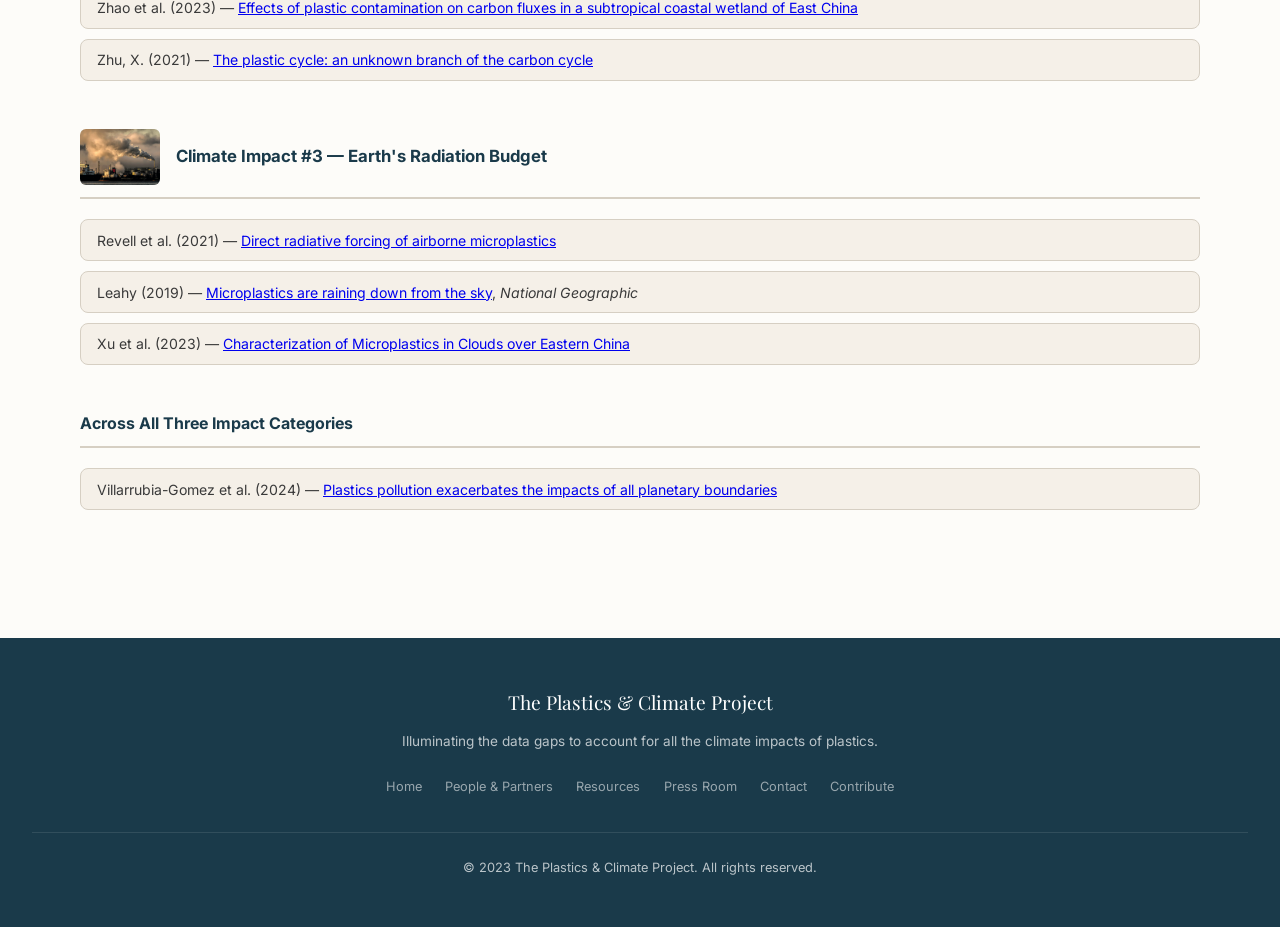
<file: resources.html>
<!DOCTYPE html>
<html lang="en">
<head>
  <meta charset="UTF-8" />
  <meta name="viewport" content="width=device-width, initial-scale=1.0" />
  <title>Resources — The Plastics & Climate Project</title>
  <link rel="preconnect" href="https://fonts.googleapis.com" />
  <link rel="preconnect" href="https://fonts.gstatic.com" crossorigin />
  <link href="https://fonts.googleapis.com/css2?family=Inter:wght@300;400;500;600;700&family=Playfair+Display:ital,wght@0,700;1,400&display=swap" rel="stylesheet" />
  <link rel="stylesheet" href="style.css" />
</head>
<body>

<nav>
  <div class="nav-inner">
    <a href="index.html" class="nav-logo">The Plastics &amp; Climate Project</a>
    <ul class="nav-links">
      <li><a href="index.html">Home</a></li>
      <li><a href="index.html#rationale">Rationale</a></li>
      <li><a href="people.html">People &amp; Partners</a></li>
      <li><a href="resources.html" class="active">Resources</a></li>
      <li><a href="pressroom.html">Press Room</a></li>
      <li><a href="contact.html">Contact</a></li>
      <li><a href="contact.html#contribute" class="btn btn-primary btn-sm" style="margin-left:0.5rem">Contribute</a></li>
    </ul>
  </div>
</nav>

<header class="page-header">
  <div class="page-header-inner">
    <div class="page-header-eyebrow">Publications &amp; Research</div>
    <h1>Resources</h1>
    <p>Our report, peer-reviewed paper, policy briefs, videos, and curated research repository.</p>
  </div>
</header>

<!-- REPORT -->
<section id="report">
  <div class="section-inner">
    <span class="section-tag">Summary Report</span>
    <h2>Plastics: Exposing Their Climate Impacts</h2>

    <div class="pullquote" style="margin-bottom:2.5rem">
      <p>
        "We now know that plastics, from their start to their waste, are polluting the oceans and also fueling
        the climate crisis. This new research makes it clear: every stage of the plastic lifecycle emits
        greenhouse gases, and plastics may undermine the ocean's ability to store carbon. The evidence is
        growing, but so are the gaps in our understanding, and we have to fill in the gaps in our knowledge."
      </p>
      <div class="pullquote-attr">— Dr. Sylvia Earle</div>
    </div>

    <div class="report-feature">
      <img class="report-cover"
        src="images/261d9f_869fd450cecd4473991311e102e19286.jpg"
        alt="Report cover: Plastics: Exposing Their Climate Impacts" />
      <div class="report-body">
        <h3>Plastics: Exposing Their Climate Impacts</h3>
        <p class="report-authors">
          Holly Kaufman &amp; Dr. Xia (Alice) Zhu, The Plastics and Climate Project &middot;
          Cecilia Diedrich &amp; Dr. John Doherty, Environmental Law Institute &middot;
          With key input from the Monterey Bay Aquarium &amp; Dr. Karen Raubenheimer, University of Wollongong, Australia
        </p>
        <p>
          This is the first report to comprehensively assess the existing peer-reviewed data on the climate
          impacts of plastics. It analyzes existing peer-reviewed data, identifies critical data gaps, lays
          out a roadmap for continued research, and recommends policies and actions to support that research
          and to include plastics' climate impacts in relevant models, scenarios, accounting, and analyses.
        </p>
        <p>
          This report is a non-technical summary of the Project's peer-reviewed paper,
          <em>"The knowns and unknowns in our understanding of how plastics impact climate change: A systematic review,"</em>
          published in April 2025 in <em>Frontiers in Environmental Science</em>.
        </p>
        <p>
          The report offers recommendations for public and private sector actions to spur the needed research
          and to ensure that the climate impacts of plastics are considered in relevant assessments and policies —
          intended to raise awareness and motivate action by policymakers, scientists, industry, investors,
          educators, and non-governmental and community representatives.
        </p>
        <div class="report-links">
          <a href="https://7d4a23c1-ff34-46e9-9a96-7be0287ee542.filesusr.com/ugd/261d9f_a175ded22ad8411b97a02a0770139d45.pdf" target="_blank" class="btn btn-teal btn-sm">Full Report</a>
          <a href="https://7d4a23c1-ff34-46e9-9a96-7be0287ee542.filesusr.com/ugd/261d9f_f35f6cefa5e542a1bf6859d757e7da49.pdf" target="_blank" class="btn btn-teal btn-sm">Executive Summary</a>
          <a href="https://7d4a23c1-ff34-46e9-9a96-7be0287ee542.filesusr.com/ugd/261d9f_871655b27b0a48a0b98f75e1b12a340e.pdf" target="_blank" class="btn btn-teal btn-sm">Report Brief</a>
          <a href="https://7d4a23c1-ff34-46e9-9a96-7be0287ee542.filesusr.com/ugd/261d9f_d73e15f9f12a481fa59bb17b61aa3399.pdf" target="_blank" class="btn btn-teal btn-sm">Press Release</a>
          <a href="https://www.washingtonpost.com/climate-environment/2025/05/14/microplastics-climate-change/?pwapi_token=eyJ0eXAiOiJKV1QiLCJhbGciOiJIUzI1NiJ9.[base64].qGXEfCSOsihFV_54H3SzaD9VuZ8cVnS7MLIJV5j682A" target="_blank" class="btn btn-teal btn-sm">Washington Post Coverage</a>
        </div>
      </div>
    </div>
  </div>
</section>

<!-- PEER-REVIEWED PAPER -->
<section style="background:var(--sand)" id="paper">
  <div class="section-inner">
    <span class="section-tag">Peer-Reviewed Paper</span>
    <h2>Frontiers in Environmental Science</h2>
    <div class="report-feature">
      <img class="report-cover"
        src="images/261d9f_3dafa660ec5743e7b61f38e11c843b18.jpg"
        alt="Frontiers in Environmental Science paper cover" />
      <div class="report-body">
        <h3>"The knowns and unknowns in our understanding of how plastics impact climate change: A systematic review"</h3>
        <p class="report-authors">Published April 2025 &middot; <em>Frontiers in Environmental Science</em></p>
        <p>
          These publications outline the current understanding of how plastics affect the climate across their
          lifecycle — through the emission of greenhouse gases, impacts on the carbon cycle, and through
          radiative effects. The authors highlight significant data gaps in quantifying these impacts and
          propose a research agenda to address these shortcomings.
        </p>
        <p>
          The authors emphasize the need for more comprehensive studies on greenhouse gas emissions at every
          stage of the plastic lifecycle, the effects of plastic pollution on carbon sinks in various
          ecosystems, and the influence of plastic particles on Earth's energy balance.
        </p>
        <div class="report-links">
          <a href="https://www.frontiersin.org/journals/environmental-science/articles/10.3389/fenvs.2025.1563488/full" target="_blank" class="btn btn-teal btn-sm">Read the Paper &rarr;</a>
        </div>
      </div>
    </div>
  </div>
</section>

<!-- POLICY BRIEFS -->
<section id="policy">
  <div class="section-inner">
    <span class="section-tag">Policy Briefs</span>
    <h2>Policy Recommendations</h2>
    <p class="lead">Actionable guidance for policymakers on including plastics' climate impacts in the frameworks that matter most.</p>

    <div class="impact-card" style="max-width:700px">
      <div class="impact-card-num" style="font-size:1.2rem;margin-bottom:0.75rem">COP-30 Briefer</div>
      <h3>Including the Undercounted Climate Impacts of Plastics in the UN Climate Regime</h3>
      <p style="margin-top:0.5rem">
        This policy briefer makes the case for incorporating the full lifecycle climate impacts of plastics
        into the UN Climate Regime ahead of COP-30.
      </p>
      <div style="margin-top:1.25rem">
        <a href="https://drive.google.com/file/d/1mmpGwnNwLcNLY8pRmfmqeS4rCfj5fmjR/view?usp=sharing" target="_blank" class="btn btn-teal btn-sm">Read the Briefer</a>
      </div>
    </div>
  </div>
</section>

<!-- VIDEOS & PODCASTS -->
<section style="background:var(--sand)" id="videos">
  <div class="section-inner">
    <span class="section-tag">Videos &amp; Podcasts</span>
    <h2>Talks &amp; Media</h2>

    <div class="videos-grid">

      <a class="video-card" href="https://youtu.be/JGzZvhkhrZI" target="_blank" style="text-decoration:none;color:inherit">
        <img class="video-thumb"
          src="images/91e7bb_192aa7b42748465ebefb618cd0a27332.png"
          alt="Climate Impacts of Plastics in 77 Seconds" />
        <div class="video-body">
          <h3>Climate Impacts of Plastics in 77 Seconds</h3>
          <p>Presenter: Holly Kaufman, The Plastics &amp; Climate Project</p>
        </div>
      </a>

      <a class="video-card" href="https://scientista.substack.com/p/what-we-still-dont-know-about-plastics?r=4zndq&utm_medium=ios&triedRedirect=true" target="_blank" style="text-decoration:none;color:inherit">
        <img class="video-thumb"
          src="images/91e7bb_b8b168b0796b4e049d7bd56916f39127.png"
          alt="Scientista: What We Still Don't Know About Plastics" />
        <div class="video-body">
          <h3>Scientista: What We Still Don't Know About Plastics</h3>
          <p>Interviewer: Monica Medina, Former Assistant Secretary of State &middot; Speaker: Holly Kaufman</p>
        </div>
      </a>

      <a class="video-card" href="https://youtu.be/u1VFpJXE7Jw" target="_blank" style="text-decoration:none;color:inherit">
        <img class="video-thumb"
          src="images/91e7bb_94e34ebf47a540d9af935c7e65975dff.png"
          alt="Plastics: Exposing Their Climate Impacts — Panel Event" />
        <div class="video-body">
          <h3>"Plastics: Exposing Their Climate Impacts" — Panel Event</h3>
          <p>
            With Holly Kaufman, Alice Zhu, Sen. Sheldon Whitehouse, Angela Anderson (WRI), and panelists
            Jo Banner, Zachary Byrum, Dr. John Doherty, and Monica Medina. Hosted by WRI at AAAS.
          </p>
        </div>
      </a>

      <a class="video-card" href="https://youtu.be/G4ucegnTdng" target="_blank" style="text-decoration:none;color:inherit">
        <img class="video-thumb"
          src="images/91e7bb_406c7d00292a4a88943c2a697b6022a0.png"
          alt="CNN International: UN Plastics Treaty" />
        <div class="video-body">
          <h3>CNN International: UN Plastics Treaty &amp; Plastic Recycling</h3>
          <p>Interviewer: Rosemary Church, CNN International &middot; Speaker: Holly Kaufman</p>
        </div>
      </a>

      <a class="video-card" href="https://youtu.be/JxWbLZt2xyA" target="_blank" style="text-decoration:none;color:inherit">
        <img class="video-thumb"
          src="images/91e7bb_192aa7b42748465ebefb618cd0a27332.png"
          alt="Sun Valley Forum 2025" />
        <div class="video-body">
          <h3>Sun Valley Forum 2025: Plastics' Climate, Health &amp; Justice Impacts and Solutions</h3>
          <p>
            Interviewer: Chase Cain, NBC Universal &middot; Speakers: Holly Kaufman, Dianna Cohen
            (Plastic Pollution Coalition), Kristy Drutman (Browngirl Green)
          </p>
        </div>
      </a>

    </div>
  </div>
</section>

<!-- REPOSITORY -->
<section id="repository">
  <div class="section-inner">
    <span class="section-tag">Research Repository</span>
    <h2>Curated Literature</h2>
    <p class="lead">
      A sampling of the nearly 6,400 peer-reviewed papers reviewed for the Project's
      <em>Frontiers in Environmental Science</em> paper, organized by the three major categories
      of plastic's climate impacts. The full public repository is freely available.
    </p>

    <div class="repo-category">
      <div class="repo-category-header">
        <img class="repo-category-img"
          src="images/f8175a_5d21ed11ad844c5c9a161657ef512fbd.jpg"
          alt="GHG emissions from industry" />
        <h3>Climate Impact #1 — Greenhouse Gas &amp; Black Carbon Emissions</h3>
      </div>
      <ul class="repo-papers">
        <li>C-THRU (2022) — <a href="https://www.c-thru.org/first-year-report/" target="_blank">Carbon clarity in the petrochemical supply chain</a></li>
        <li>Center for International Environmental Law (2019) — <a href="https://www.ciel.org/reports/plastic-health-the-hidden-costs-of-a-plastic-planet-may-2019/" target="_blank">The hidden costs of a plastic planet</a></li>
        <li>Coalition for Materials Emissions Transparency / COMET (2022) — <a href="https://ccsi.columbia.edu/sites/default/files/content/COMET-making-plastics-emissions-transparent.pdf" target="_blank">Making plastics emissions transparent</a></li>
        <li>Ford, Jambeck et al. (2022) — The fundamental links between climate change and marine plastic pollution</li>
        <li>GRID-Arendal (2024) — <a href="https://gridarendal-website-live.s3.amazonaws.com/production/documents/:s_document/1076/original/ClimateImpactsOfPlastics.pdf?1712740463" target="_blank">Climate impacts of plastics: Global actions to stem climate change and end plastic pollution</a></li>
        <li>Lawrence Berkeley National Laboratory (2024) — <a href="https://escholarship.org/uc/item/6cc1g99q#author" target="_blank">Climate Impact of Primary Plastic Production (Karali, Khanna &amp; Shah)</a></li>
        <li>Royer et al. (2018) — <a href="https://journals.plos.org/plosone/article?id=10.1371/journal.pone.0200574" target="_blank">Production of methane and ethylene from plastic in the environment</a></li>
        <li>Scientists' Coalition for an Effective Plastics Treaty (2023) — <a href="https://hal.uvsq.fr/hal-04423053/document" target="_blank">Policy Brief: Climate change impacts of plastics</a></li>
      </ul>
    </div>

    <div class="repo-category">
      <div class="repo-category-header">
        <img class="repo-category-img"
          src="images/f8175a_b63c5575a400445fb78577b1822c80b4.jpg"
          alt="Microplastics in zooplankton" />
        <h3>Climate Impact #2 — Carbon Cycling &amp; Sequestration</h3>
      </div>
      <ul class="repo-papers">
        <li>Galgani and Loiselle (2020) — <a href="https://www.sciencedirect.com/science/article/pii/S0269749120362862" target="_blank">Plastic pollution impacts on marine carbon biogeochemistry</a></li>
        <li>Shen et al. (2023) — <a href="https://www.sciencedirect.com/science/article/pii/S0301479723003171" target="_blank">Recent advances in the research on effects of micro/nanoplastics on carbon conversion and carbon cycle: a review</a></li>
        <li>Stubbins et al. (2021) — <a href="https://www.science.org/doi/full/10.1126/science.abb0354" target="_blank">Plastics in the Earth system</a></li>
        <li>Zhao et al. (2023) — <a href="https://www.sciencedirect.com/science/article/abs/pii/S0301479723014421" target="_blank">Effects of plastic contamination on carbon fluxes in a subtropical coastal wetland of East China</a></li>
        <li>Zhu, X. (2021) — <a href="https://www.frontiersin.org/articles/10.3389/fmars.2020.609243/full" target="_blank">The plastic cycle: an unknown branch of the carbon cycle</a></li>
      </ul>
    </div>

    <div class="repo-category">
      <div class="repo-category-header">
        <img class="repo-category-img"
          src="images/f8175a_92dc7bedcc954904b566c6bdf7268229.jpg"
          alt="Earth's radiation budget" />
        <h3>Climate Impact #3 — Earth's Radiation Budget</h3>
      </div>
      <ul class="repo-papers">
        <li>Revell et al. (2021) — <a href="https://www.nature.com/articles/s41586-021-03864-x" target="_blank">Direct radiative forcing of airborne microplastics</a></li>
        <li>Leahy (2019) — <a href="https://www.nationalgeographic.com/environment/article/microplastics-pollution-falls-from-air-even-mountains" target="_blank">Microplastics are raining down from the sky</a>, <em>National Geographic</em></li>
        <li>Xu et al. (2023) — <a href="https://pubs.acs.org/doi/abs/10.1021/acs.estlett.3c00729" target="_blank">Characterization of Microplastics in Clouds over Eastern China</a></li>
      </ul>
    </div>

    <div class="repo-category">
      <div class="repo-category-header">
        <h3 style="font-size:1rem">Across All Three Impact Categories</h3>
      </div>
      <ul class="repo-papers">
        <li>Villarrubia-Gomez et al. (2024) — <a href="https://www.sciencedirect.com/science/article/pii/S2590332224005414" target="_blank">Plastics pollution exacerbates the impacts of all planetary boundaries</a></li>
      </ul>
    </div>
  </div>
</section>

<footer>
  <div class="footer-logo">The Plastics &amp; Climate Project</div>
  <p>Illuminating the data gaps to account for all the climate impacts of plastics.</p>
  <ul class="footer-nav">
    <li><a href="index.html">Home</a></li>
    <li><a href="people.html">People &amp; Partners</a></li>
    <li><a href="resources.html">Resources</a></li>
    <li><a href="pressroom.html">Press Room</a></li>
    <li><a href="contact.html">Contact</a></li>
    <li><a href="contact.html#contribute">Contribute</a></li>
  </ul>
  <div class="copyright">&copy; 2023 The Plastics &amp; Climate Project. All rights reserved.</div>
</footer>

</body>
</html>
</file>
<file: style.css>
*, *::before, *::after { box-sizing: border-box; margin: 0; padding: 0; }

:root {
  --ocean:    #1a3a4a;
  --teal:     #2a7a6f;
  --teal-lt:  #3aa391;
  --sand:     #f5f0e8;
  --warm-wht: #fdfcf9;
  --ink:      #1c1c1c;
  --muted:    #5a6670;
  --accent:   #e05c2a;
  --border:   #d6cfc3;
  --max:      1120px;
  --r:        12px;
}

html { scroll-behavior: smooth; }

body {
  font-family: 'Inter', sans-serif;
  background: var(--warm-wht);
  color: var(--ink);
  line-height: 1.7;
  font-size: 16px;
}

/* ── NAV ── */
nav {
  position: sticky;
  top: 0;
  z-index: 100;
  background: rgba(26,58,74,0.97);
  backdrop-filter: blur(8px);
  padding: 0 2rem;
}

.nav-inner {
  max-width: var(--max);
  margin: auto;
  display: flex;
  align-items: center;
  justify-content: space-between;
  height: 64px;
  gap: 1rem;
}

.nav-logo {
  font-family: 'Playfair Display', serif;
  font-size: 1rem;
  color: #fff;
  text-decoration: none;
  letter-spacing: 0.01em;
  line-height: 1.3;
  flex-shrink: 0;
}

.nav-links {
  display: flex;
  gap: 0.15rem;
  list-style: none;
  flex-wrap: wrap;
}

.nav-links a {
  color: rgba(255,255,255,0.8);
  text-decoration: none;
  font-size: 0.78rem;
  font-weight: 500;
  padding: 0.35rem 0.65rem;
  border-radius: 6px;
  transition: background 0.2s, color 0.2s;
  letter-spacing: 0.02em;
  text-transform: uppercase;
  white-space: nowrap;
}

.nav-links a:hover,
.nav-links a.active {
  background: rgba(255,255,255,0.12);
  color: #fff;
}

/* ── HERO ── */
.hero {
  background: linear-gradient(135deg, var(--ocean) 0%, #0f2a38 40%, #1c4a3c 100%);
  color: #fff;
  padding: 7rem 2rem 6rem;
  text-align: center;
  position: relative;
  overflow: hidden;
}

.hero::before {
  content: '';
  position: absolute;
  inset: 0;
  background: url("data:image/svg+xml,%3Csvg width='60' height='60' viewBox='0 0 60 60' xmlns='http://www.w3.org/2000/svg'%3E%3Cg fill='none' fill-rule='evenodd'%3E%3Cg fill='%23ffffff' fill-opacity='0.03'%3E%3Cpath d='M36 34v-4h-2v4h-4v2h4v4h2v-4h4v-2h-4zm0-30V0h-2v4h-4v2h4v4h2V6h4V4h-4zM6 34v-4H4v4H0v2h4v4h2v-4h4v-2H6zM6 4V0H4v4H0v2h4v4h2V6h4V4H6z'/%3E%3C/g%3E%3C/g%3E%3C/svg%3E");
}

.hero-eyebrow {
  display: inline-block;
  background: rgba(58,163,145,0.3);
  border: 1px solid rgba(58,163,145,0.5);
  color: #7dd4c8;
  font-size: 0.75rem;
  font-weight: 600;
  letter-spacing: 0.12em;
  text-transform: uppercase;
  padding: 0.35rem 1rem;
  border-radius: 999px;
  margin-bottom: 1.5rem;
  position: relative;
}

.hero h1 {
  font-family: 'Playfair Display', serif;
  font-size: clamp(2.4rem, 5vw, 3.8rem);
  font-weight: 700;
  line-height: 1.15;
  max-width: 800px;
  margin: 0 auto 1.25rem;
  position: relative;
}

.hero-sub {
  font-size: 1.15rem;
  color: rgba(255,255,255,0.75);
  max-width: 640px;
  margin: 0 auto 2.5rem;
  font-weight: 300;
  position: relative;
}

.hero-cta {
  display: inline-flex;
  gap: 1rem;
  flex-wrap: wrap;
  justify-content: center;
  position: relative;
}

/* ── PAGE HEADER (non-home pages) ── */
.page-header {
  background: linear-gradient(135deg, var(--ocean) 0%, #1c4a3c 100%);
  color: #fff;
  padding: 4rem 2rem 3.5rem;
  position: relative;
  overflow: hidden;
}

.page-header::before {
  content: '';
  position: absolute;
  inset: 0;
  background: url("data:image/svg+xml,%3Csvg width='60' height='60' viewBox='0 0 60 60' xmlns='http://www.w3.org/2000/svg'%3E%3Cg fill='none' fill-rule='evenodd'%3E%3Cg fill='%23ffffff' fill-opacity='0.03'%3E%3Cpath d='M36 34v-4h-2v4h-4v2h4v4h2v-4h4v-2h-4zm0-30V0h-2v4h-4v2h4v4h2V6h4V4h-4zM6 34v-4H4v4H0v2h4v4h2v-4h4v-2H6zM6 4V0H4v4H0v2h4v4h2V6h4V4H6z'/%3E%3C/g%3E%3C/g%3E%3C/svg%3E");
}

.page-header-inner {
  max-width: var(--max);
  margin: auto;
  position: relative;
}

.page-header-eyebrow {
  display: inline-block;
  background: rgba(58,163,145,0.3);
  border: 1px solid rgba(58,163,145,0.5);
  color: #7dd4c8;
  font-size: 0.72rem;
  font-weight: 600;
  letter-spacing: 0.12em;
  text-transform: uppercase;
  padding: 0.3rem 0.9rem;
  border-radius: 999px;
  margin-bottom: 1rem;
}

.page-header h1 {
  font-family: 'Playfair Display', serif;
  font-size: clamp(1.8rem, 4vw, 3rem);
  font-weight: 700;
  line-height: 1.2;
  margin-bottom: 0.75rem;
}

.page-header p {
  font-size: 1.05rem;
  color: rgba(255,255,255,0.72);
  max-width: 600px;
  font-weight: 300;
}

/* ── BUTTONS ── */
.btn {
  display: inline-block;
  padding: 0.75rem 1.75rem;
  border-radius: 8px;
  font-weight: 600;
  font-size: 0.9rem;
  text-decoration: none;
  transition: all 0.2s;
  cursor: pointer;
  font-family: 'Inter', sans-serif;
}

.btn-primary {
  background: var(--teal-lt);
  color: #fff;
}
.btn-primary:hover { background: #4bbdaf; transform: translateY(-1px); box-shadow: 0 6px 20px rgba(58,163,145,0.4); }

.btn-outline {
  background: transparent;
  color: #fff;
  border: 1.5px solid rgba(255,255,255,0.4);
}
.btn-outline:hover { background: rgba(255,255,255,0.1); border-color: rgba(255,255,255,0.7); }

.btn-teal {
  background: var(--teal);
  color: #fff;
}
.btn-teal:hover { background: var(--teal-lt); transform: translateY(-1px); }

.btn-sm {
  padding: 0.5rem 1.1rem;
  font-size: 0.82rem;
}

/* ── STATS BAND ── */
.stats {
  background: var(--sand);
  padding: 3rem 2rem;
  border-bottom: 1px solid var(--border);
}

.stats-inner {
  max-width: var(--max);
  margin: auto;
  display: grid;
  grid-template-columns: repeat(auto-fit, minmax(220px, 1fr));
  gap: 2rem;
}

.stat { text-align: center; }

.stat-num {
  font-family: 'Playfair Display', serif;
  font-size: 2.4rem;
  font-weight: 700;
  color: var(--teal);
  line-height: 1;
  margin-bottom: 0.4rem;
}

.stat-label {
  font-size: 0.85rem;
  color: var(--muted);
  font-weight: 500;
}

/* ── SECTION BASE ── */
section { padding: 5rem 2rem; }

.section-inner {
  max-width: var(--max);
  margin: auto;
}

.section-tag {
  font-size: 0.72rem;
  font-weight: 700;
  letter-spacing: 0.14em;
  text-transform: uppercase;
  color: var(--teal);
  margin-bottom: 0.75rem;
  display: block;
}

h2 {
  font-family: 'Playfair Display', serif;
  font-size: clamp(1.8rem, 3vw, 2.6rem);
  line-height: 1.2;
  margin-bottom: 1rem;
}

h3 { line-height: 1.3; }

.lead {
  font-size: 1.05rem;
  color: var(--muted);
  max-width: 700px;
  margin-bottom: 2.5rem;
  line-height: 1.7;
}

/* ── OVERVIEW ── */
#overview { background: var(--warm-wht); }

.two-col {
  display: grid;
  grid-template-columns: 1fr 1fr;
  gap: 4rem;
  align-items: start;
}

.body-copy p {
  margin-bottom: 1.25rem;
  color: #3a3a3a;
}

.body-copy a {
  color: var(--teal);
  text-decoration: underline;
  text-underline-offset: 3px;
}

/* ── PULLQUOTE ── */
.pullquote {
  background: linear-gradient(135deg, var(--ocean), #1c4a3c);
  color: #fff;
  border-radius: var(--r);
  padding: 2.5rem 2.5rem 2rem;
  position: relative;
}

.pullquote::before {
  content: '\201C';
  font-family: 'Playfair Display', serif;
  font-size: 5rem;
  line-height: 1;
  color: rgba(58,163,145,0.5);
  position: absolute;
  top: 0.5rem;
  left: 1.5rem;
}

.pullquote p {
  font-size: 1.05rem;
  font-style: italic;
  line-height: 1.7;
  margin-bottom: 1.25rem;
  padding-top: 1.5rem;
  color: rgba(255,255,255,0.92);
}

.pullquote-attr {
  font-size: 0.85rem;
  font-weight: 600;
  color: var(--teal-lt);
  letter-spacing: 0.04em;
}

/* ── IMPACT CARDS ── */
.impact-cards {
  display: grid;
  grid-template-columns: repeat(auto-fit, minmax(280px, 1fr));
  gap: 1.5rem;
  margin-top: 2.5rem;
}

.impact-card {
  background: var(--warm-wht);
  border: 1px solid var(--border);
  border-radius: var(--r);
  padding: 2rem;
  position: relative;
  overflow: hidden;
}

.impact-card::after {
  content: '';
  position: absolute;
  top: 0; left: 0;
  width: 4px; height: 100%;
  background: var(--teal);
}

.impact-card-num {
  font-family: 'Playfair Display', serif;
  font-size: 2rem;
  color: var(--teal);
  font-weight: 700;
  margin-bottom: 0.5rem;
}

.impact-card h3 {
  font-size: 1rem;
  font-weight: 700;
  margin-bottom: 0.6rem;
  color: var(--ocean);
}

.impact-card p {
  font-size: 0.9rem;
  color: var(--muted);
  line-height: 1.6;
}

/* ── FACTS ── */
.facts-grid {
  display: grid;
  grid-template-columns: repeat(auto-fit, minmax(300px, 1fr));
  gap: 1.25rem;
  margin-top: 2.5rem;
}

.fact-item {
  display: flex;
  gap: 1rem;
  padding: 1.25rem;
  background: var(--warm-wht);
  border-radius: var(--r);
  border: 1px solid var(--border);
}

.fact-dot {
  width: 10px; height: 10px;
  border-radius: 50%;
  background: var(--accent);
  flex-shrink: 0;
  margin-top: 0.55rem;
}

.fact-item p {
  font-size: 0.92rem;
  color: #3a3a3a;
  line-height: 1.6;
}

/* ── DELIVERABLES ── */
.deliverables-list {
  display: grid;
  grid-template-columns: repeat(auto-fit, minmax(240px, 1fr));
  gap: 1.25rem;
  margin-top: 2.5rem;
}

.deliverable {
  background: var(--sand);
  border-radius: var(--r);
  padding: 1.75rem;
  border: 1px solid var(--border);
}

.deliverable-icon {
  width: 44px; height: 44px;
  background: var(--ocean);
  border-radius: 10px;
  display: flex;
  align-items: center;
  justify-content: center;
  margin-bottom: 1rem;
  font-size: 1.2rem;
}

.deliverable h3 {
  font-size: 0.95rem;
  font-weight: 700;
  color: var(--ocean);
  margin-bottom: 0.4rem;
}

.deliverable p {
  font-size: 0.85rem;
  color: var(--muted);
  line-height: 1.55;
}

/* ── DARK SECTION ── */
.dark-section {
  background: linear-gradient(135deg, var(--ocean) 0%, #1c4a3c 100%);
  color: #fff;
}

.dark-section .section-tag { color: var(--teal-lt); }
.dark-section h2 { color: #fff; }
.dark-section .lead { color: rgba(255,255,255,0.7); }

/* ── PERSON CARDS ── */
.people-grid {
  display: grid;
  grid-template-columns: repeat(auto-fit, minmax(300px, 1fr));
  gap: 2rem;
  margin-top: 2.5rem;
}

.person-card {
  background: var(--sand);
  border: 1px solid var(--border);
  border-radius: var(--r);
  overflow: hidden;
}

.person-photo {
  width: 100%;
  height: 220px;
  object-fit: cover;
  object-position: top;
  display: block;
  background: var(--border);
}

.person-body { padding: 1.5rem; }

.person-role {
  font-size: 0.72rem;
  font-weight: 700;
  letter-spacing: 0.1em;
  text-transform: uppercase;
  color: var(--teal);
  margin-bottom: 0.4rem;
}

.person-name {
  font-family: 'Playfair Display', serif;
  font-size: 1.2rem;
  font-weight: 700;
  color: var(--ocean);
  margin-bottom: 0.3rem;
}

.person-title {
  font-size: 0.82rem;
  color: var(--muted);
  font-style: italic;
  margin-bottom: 0.9rem;
}

.person-bio {
  font-size: 0.85rem;
  color: #3a3a3a;
  line-height: 1.65;
}

/* ── ADVISORY BOARD ── */
.board-grid {
  display: grid;
  grid-template-columns: repeat(auto-fit, minmax(300px, 1fr));
  gap: 1.25rem;
  margin-top: 2rem;
}

.board-member {
  background: var(--warm-wht);
  border: 1px solid var(--border);
  border-radius: var(--r);
  padding: 1.5rem;
  display: flex;
  gap: 1rem;
}

.board-initial {
  width: 44px; height: 44px;
  border-radius: 50%;
  background: var(--ocean);
  color: #fff;
  font-family: 'Playfair Display', serif;
  font-size: 1.1rem;
  font-weight: 700;
  display: flex;
  align-items: center;
  justify-content: center;
  flex-shrink: 0;
}

.board-member h3 {
  font-size: 0.95rem;
  font-weight: 700;
  color: var(--ocean);
  margin-bottom: 0.3rem;
}

.board-member p {
  font-size: 0.82rem;
  color: var(--muted);
  line-height: 1.5;
}

/* ── PUBLICATIONS ── */
.pub-cards {
  display: grid;
  grid-template-columns: repeat(auto-fit, minmax(300px, 1fr));
  gap: 1.5rem;
  margin-top: 2.5rem;
}

.pub-card {
  background: rgba(255,255,255,0.07);
  border: 1px solid rgba(255,255,255,0.15);
  border-radius: var(--r);
  padding: 2rem;
  transition: background 0.2s;
}

.pub-card:hover { background: rgba(255,255,255,0.12); }

.pub-type {
  font-size: 0.72rem;
  font-weight: 700;
  letter-spacing: 0.12em;
  text-transform: uppercase;
  color: var(--teal-lt);
  margin-bottom: 0.75rem;
}

.pub-card h3 {
  font-size: 1rem;
  font-weight: 600;
  line-height: 1.4;
  margin-bottom: 0.75rem;
  color: rgba(255,255,255,0.95);
}

.pub-card p {
  font-size: 0.85rem;
  color: rgba(255,255,255,0.6);
  line-height: 1.55;
  margin-bottom: 1.25rem;
}

/* ── REPORT FEATURE ── */
.report-feature {
  display: grid;
  grid-template-columns: auto 1fr;
  gap: 3rem;
  align-items: start;
  background: var(--sand);
  border-radius: var(--r);
  padding: 2.5rem;
  border: 1px solid var(--border);
  margin-top: 2rem;
}

.report-cover {
  width: 160px;
  border-radius: 8px;
  box-shadow: 0 8px 30px rgba(0,0,0,0.15);
  display: block;
}

.report-links {
  display: flex;
  flex-wrap: wrap;
  gap: 0.75rem;
  margin-top: 1.25rem;
}

.report-body h3 {
  font-family: 'Playfair Display', serif;
  font-size: 1.3rem;
  color: var(--ocean);
  margin-bottom: 0.5rem;
}

.report-body .report-authors {
  font-size: 0.85rem;
  color: var(--muted);
  margin-bottom: 1rem;
}

.report-body p {
  font-size: 0.92rem;
  color: #3a3a3a;
  line-height: 1.7;
  margin-bottom: 0.8rem;
}

/* ── VIDEOS ── */
.videos-grid {
  display: grid;
  grid-template-columns: repeat(auto-fit, minmax(280px, 1fr));
  gap: 1.5rem;
  margin-top: 2rem;
}

.video-card {
  background: var(--sand);
  border: 1px solid var(--border);
  border-radius: var(--r);
  overflow: hidden;
}

.video-thumb {
  width: 100%;
  height: 175px;
  object-fit: cover;
  display: block;
  background: var(--ocean);
}

.video-body { padding: 1.25rem; }

.video-body h3 {
  font-size: 0.95rem;
  font-weight: 700;
  color: var(--ocean);
  margin-bottom: 0.4rem;
  line-height: 1.4;
}

.video-body p {
  font-size: 0.8rem;
  color: var(--muted);
  line-height: 1.5;
}

/* ── REPOSITORY ── */
.repo-category { margin-bottom: 3rem; }

.repo-category-header {
  display: flex;
  align-items: center;
  gap: 1rem;
  margin-bottom: 1.25rem;
  padding-bottom: 0.75rem;
  border-bottom: 2px solid var(--border);
}

.repo-category-img {
  width: 80px;
  height: 56px;
  object-fit: cover;
  border-radius: 6px;
  flex-shrink: 0;
}

.repo-category-header h3 {
  font-size: 1.05rem;
  font-weight: 700;
  color: var(--ocean);
}

.repo-papers {
  list-style: none;
  display: grid;
  gap: 0.6rem;
}

.repo-papers li {
  font-size: 0.88rem;
  color: #3a3a3a;
  padding: 0.6rem 1rem;
  background: var(--sand);
  border-radius: 8px;
  border: 1px solid var(--border);
  line-height: 1.5;
}

/* ── PRESS ── */
.press-grid {
  display: grid;
  grid-template-columns: repeat(auto-fit, minmax(300px, 1fr));
  gap: 1.25rem;
  margin-top: 2rem;
}

.press-card {
  background: var(--warm-wht);
  border: 1px solid var(--border);
  border-radius: var(--r);
  overflow: hidden;
  transition: box-shadow 0.2s, transform 0.2s;
  display: flex;
  flex-direction: column;
}

.press-card:hover {
  box-shadow: 0 6px 24px rgba(0,0,0,0.08);
  transform: translateY(-2px);
}

.press-thumb {
  width: 100%;
  height: 160px;
  object-fit: cover;
  display: block;
  background: var(--sand);
}

.press-body { padding: 1.25rem; flex: 1; display: flex; flex-direction: column; }

.press-outlet {
  font-size: 0.72rem;
  font-weight: 700;
  letter-spacing: 0.1em;
  text-transform: uppercase;
  color: var(--teal);
  margin-bottom: 0.5rem;
}

.press-body h3 {
  font-size: 0.95rem;
  font-weight: 600;
  color: var(--ink);
  line-height: 1.45;
  flex: 1;
  margin-bottom: 1rem;
}

.press-body a.read-link {
  font-size: 0.8rem;
  font-weight: 600;
  color: var(--teal);
  text-decoration: none;
  display: inline-flex;
  align-items: center;
  gap: 0.3rem;
}

.press-body a.read-link:hover { color: var(--teal-lt); }

/* ── CONTACT ── */
.contact-grid {
  display: grid;
  grid-template-columns: 1fr 1fr;
  gap: 4rem;
  margin-top: 2rem;
}

.contact-block h3 {
  font-size: 1rem;
  font-weight: 700;
  color: var(--ocean);
  margin-bottom: 0.75rem;
}

.contact-block p {
  font-size: 0.92rem;
  color: #3a3a3a;
  line-height: 1.7;
  margin-bottom: 0.5rem;
}

.contact-block a {
  color: var(--teal);
  text-decoration: underline;
  text-underline-offset: 3px;
}

.donate-box {
  background: linear-gradient(135deg, var(--ocean), #1c4a3c);
  color: #fff;
  border-radius: var(--r);
  padding: 2.5rem;
  margin-top: 3rem;
}

.donate-box h3 {
  font-family: 'Playfair Display', serif;
  font-size: 1.5rem;
  margin-bottom: 0.75rem;
}

.donate-box p {
  font-size: 0.92rem;
  color: rgba(255,255,255,0.78);
  line-height: 1.7;
  margin-bottom: 1.25rem;
  max-width: 540px;
}

.donate-box .ein {
  font-size: 0.78rem;
  color: rgba(255,255,255,0.45);
  margin-top: 1rem;
}

/* ── FOOTER ── */
footer {
  background: var(--ocean);
  color: rgba(255,255,255,0.7);
  padding: 3rem 2rem;
  text-align: center;
}

.footer-logo {
  font-family: 'Playfair Display', serif;
  font-size: 1.2rem;
  color: #fff;
  margin-bottom: 0.75rem;
}

footer p { font-size: 0.85rem; line-height: 1.6; }
footer a { color: var(--teal-lt); text-decoration: none; }
footer a:hover { text-decoration: underline; }

.footer-nav {
  display: flex;
  justify-content: center;
  flex-wrap: wrap;
  gap: 0.25rem;
  margin: 1.25rem 0;
  list-style: none;
}

.footer-nav a {
  font-size: 0.8rem;
  color: rgba(255,255,255,0.55);
  text-decoration: none;
  padding: 0.2rem 0.6rem;
}

.footer-nav a:hover { color: rgba(255,255,255,0.9); }

.footer-refs {
  max-width: 760px;
  margin: 2rem auto 0;
  text-align: left;
  border-top: 1px solid rgba(255,255,255,0.1);
  padding-top: 2rem;
}

.footer-refs h4 {
  font-size: 0.75rem;
  font-weight: 700;
  letter-spacing: 0.1em;
  text-transform: uppercase;
  color: rgba(255,255,255,0.35);
  margin-bottom: 1rem;
}

.footer-refs ol {
  padding-left: 1.25rem;
  font-size: 0.78rem;
  line-height: 1.8;
  color: rgba(255,255,255,0.4);
}

.copyright {
  margin-top: 2rem;
  padding-top: 1.5rem;
  border-top: 1px solid rgba(255,255,255,0.1);
  font-size: 0.8rem;
}

/* ── RESPONSIVE ── */
@media (max-width: 800px) {
  .two-col,
  .contact-grid,
  .report-feature { grid-template-columns: 1fr; gap: 2rem; }
  .nav-links { display: none; }
  .report-feature { padding: 1.5rem; }
  .report-cover { width: 120px; }
}

@media (max-width: 500px) {
  section { padding: 3rem 1.25rem; }
  .hero { padding: 4rem 1.25rem 3.5rem; }
  .page-header { padding: 3rem 1.25rem 2.5rem; }
}
</file>
